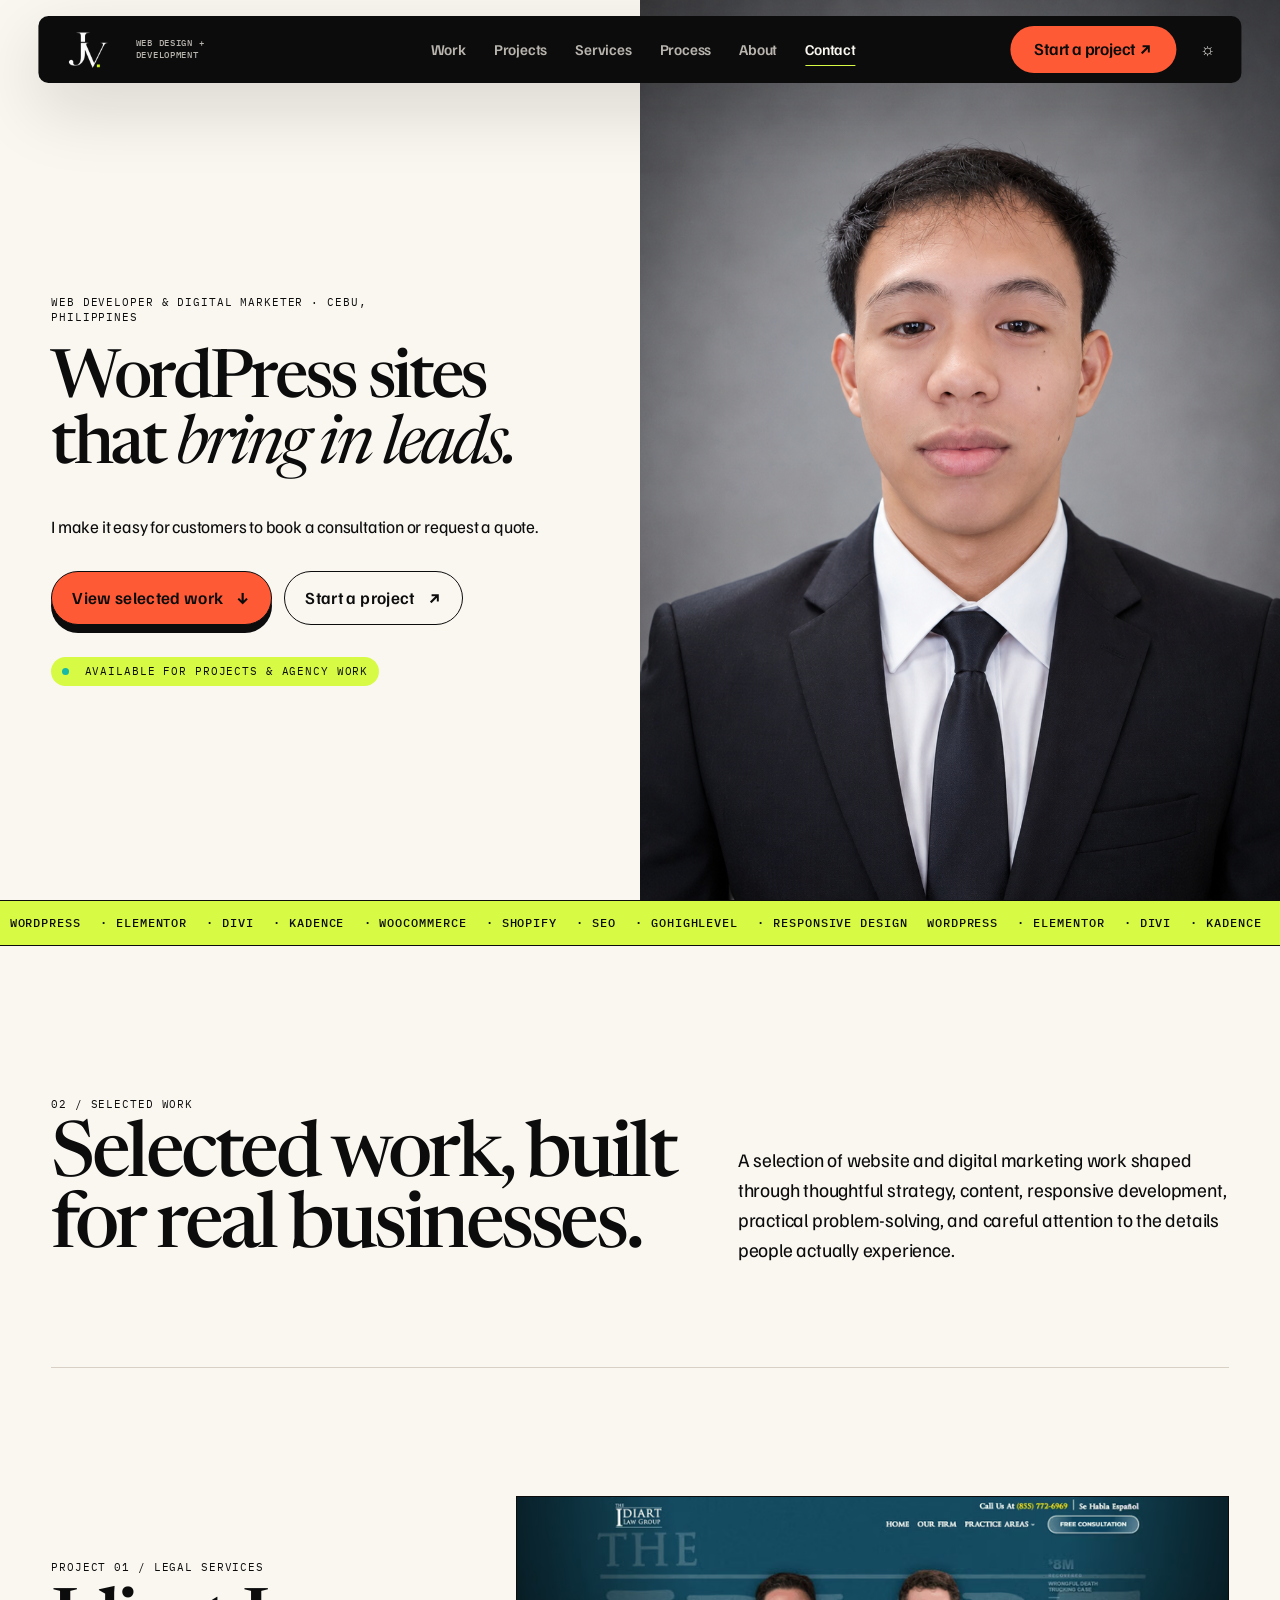
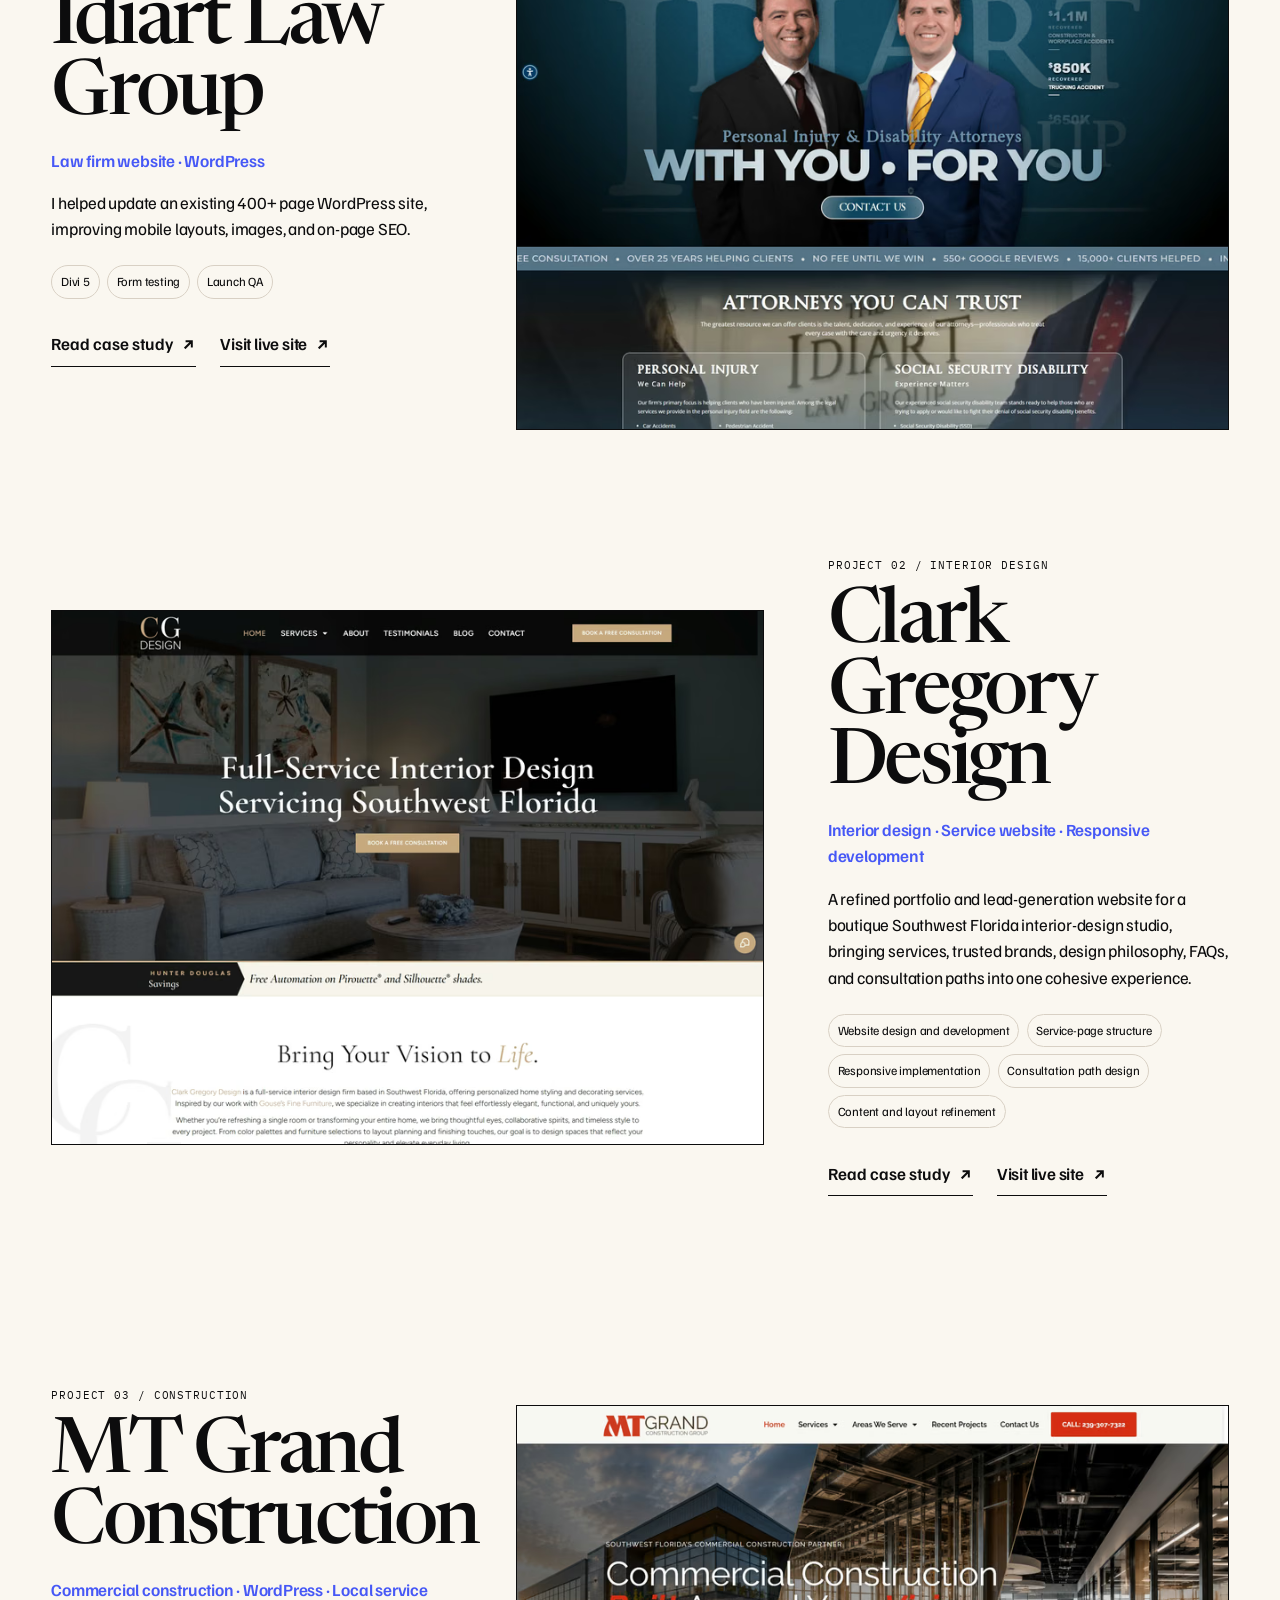
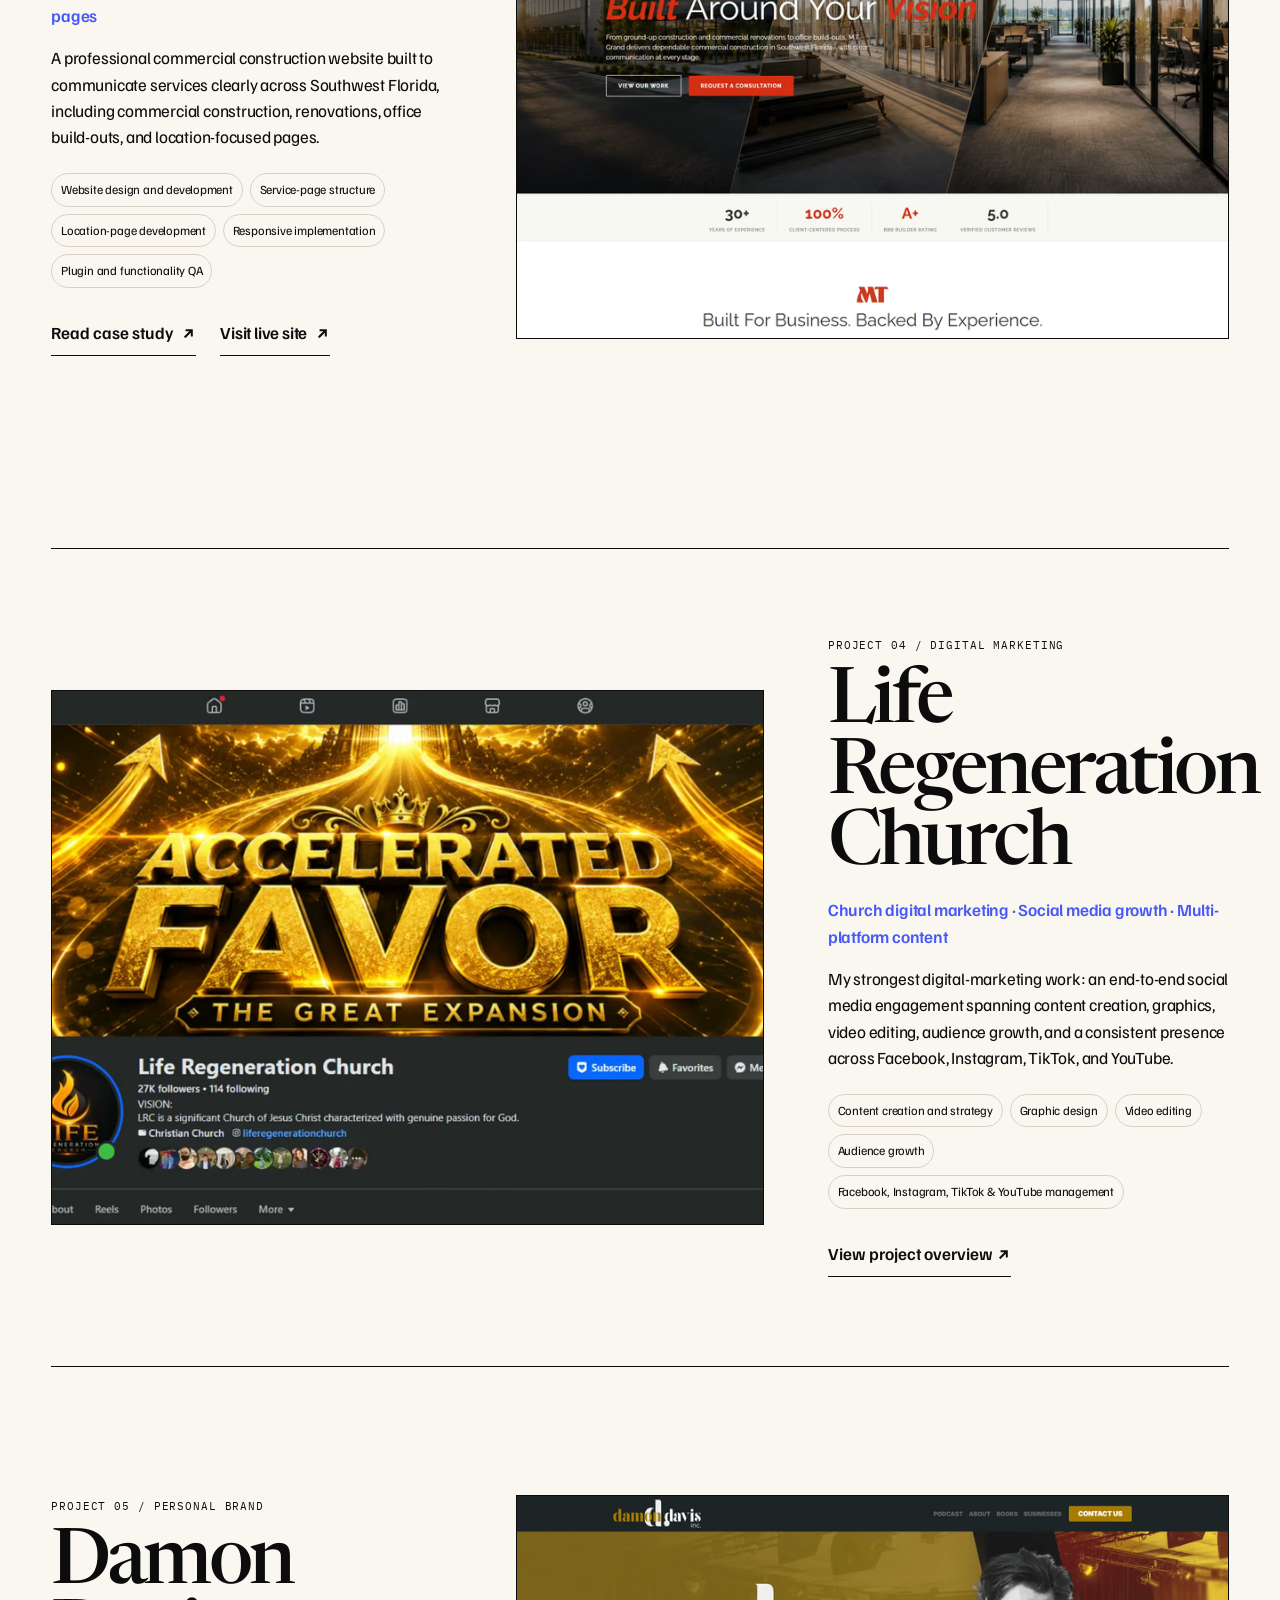
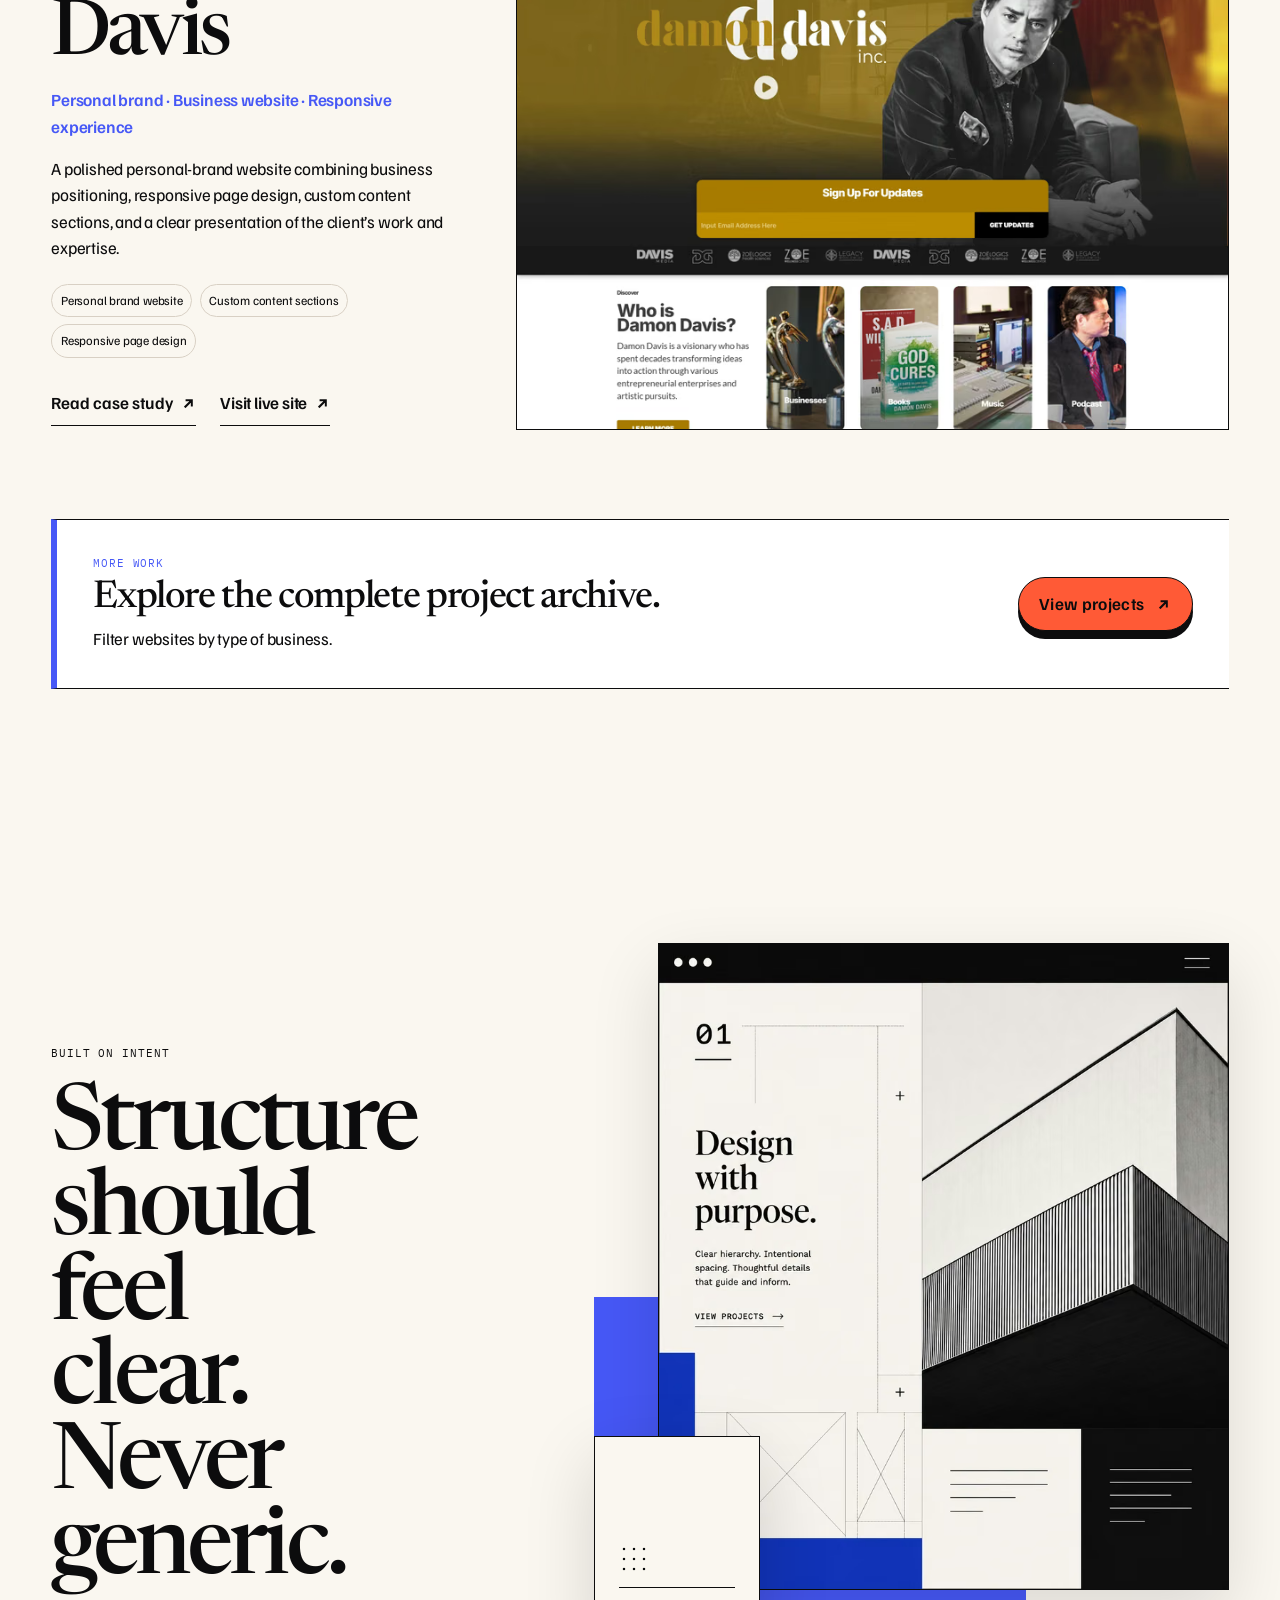
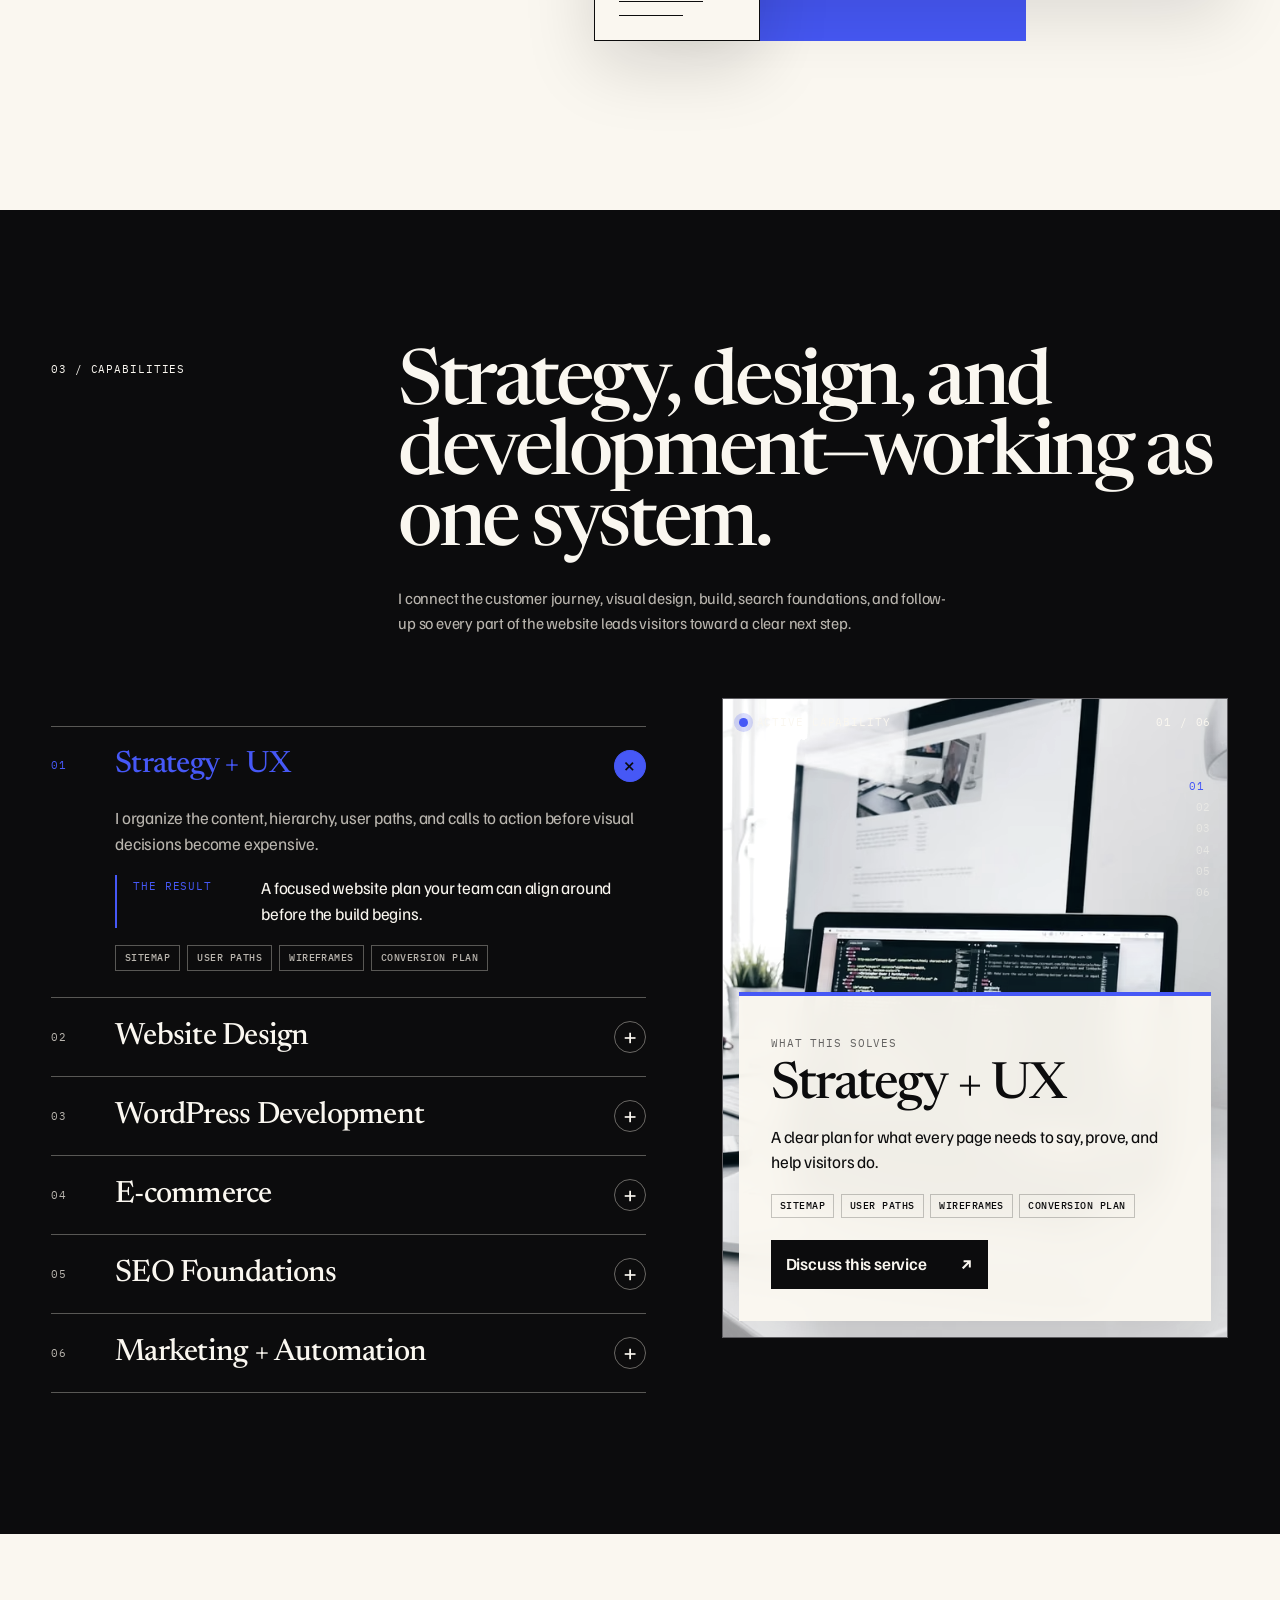
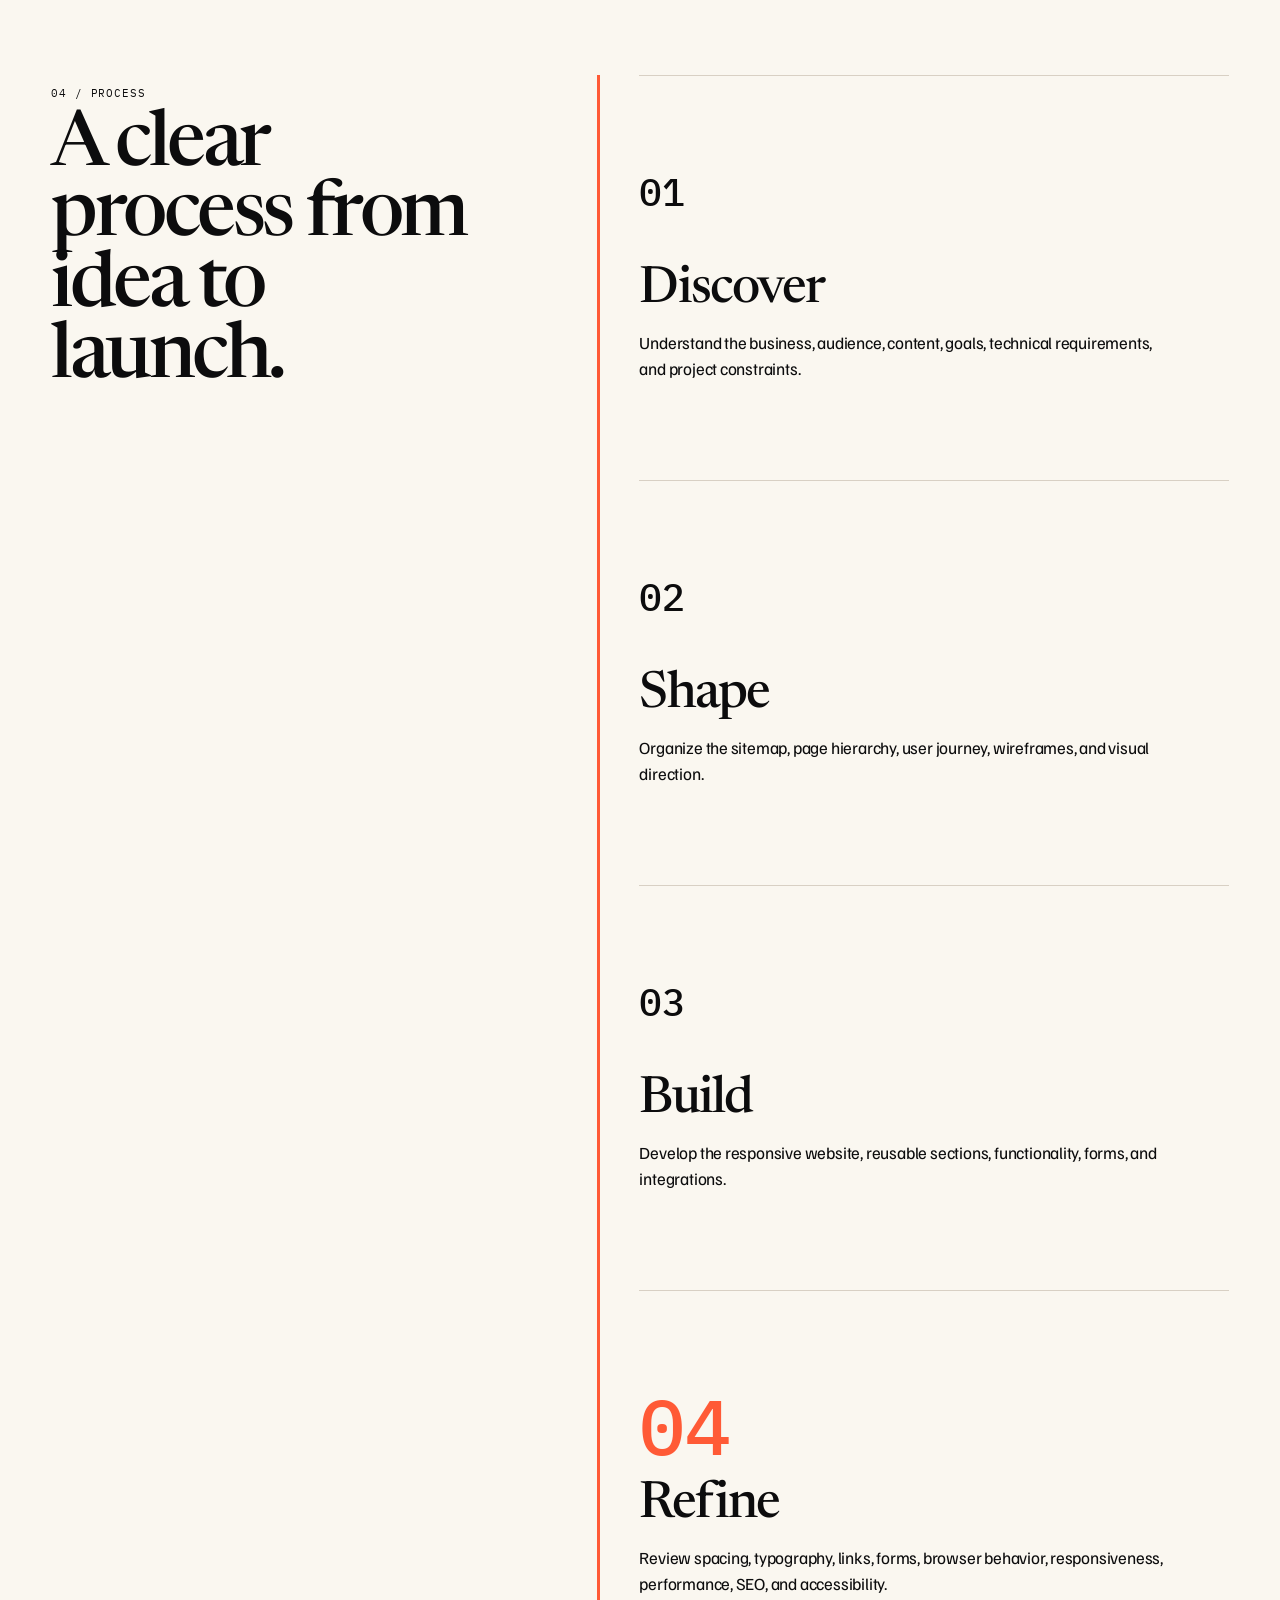
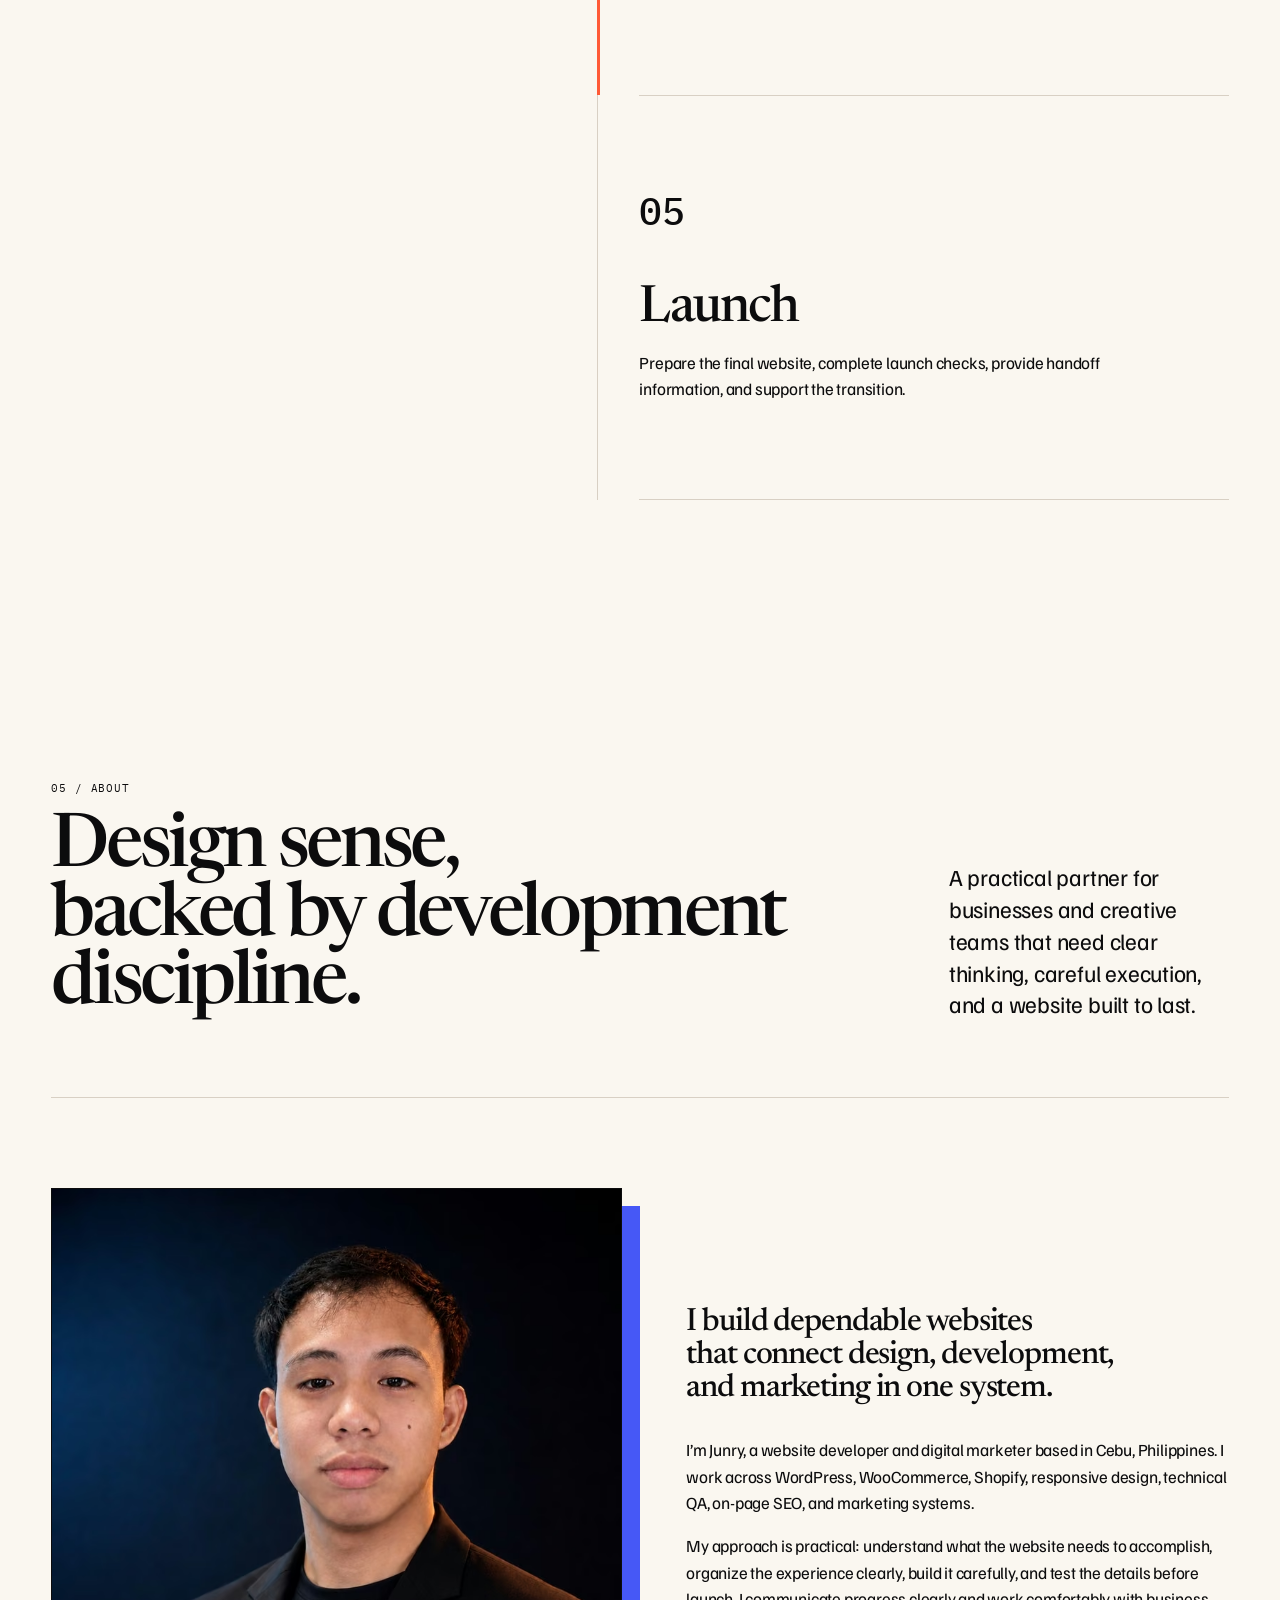
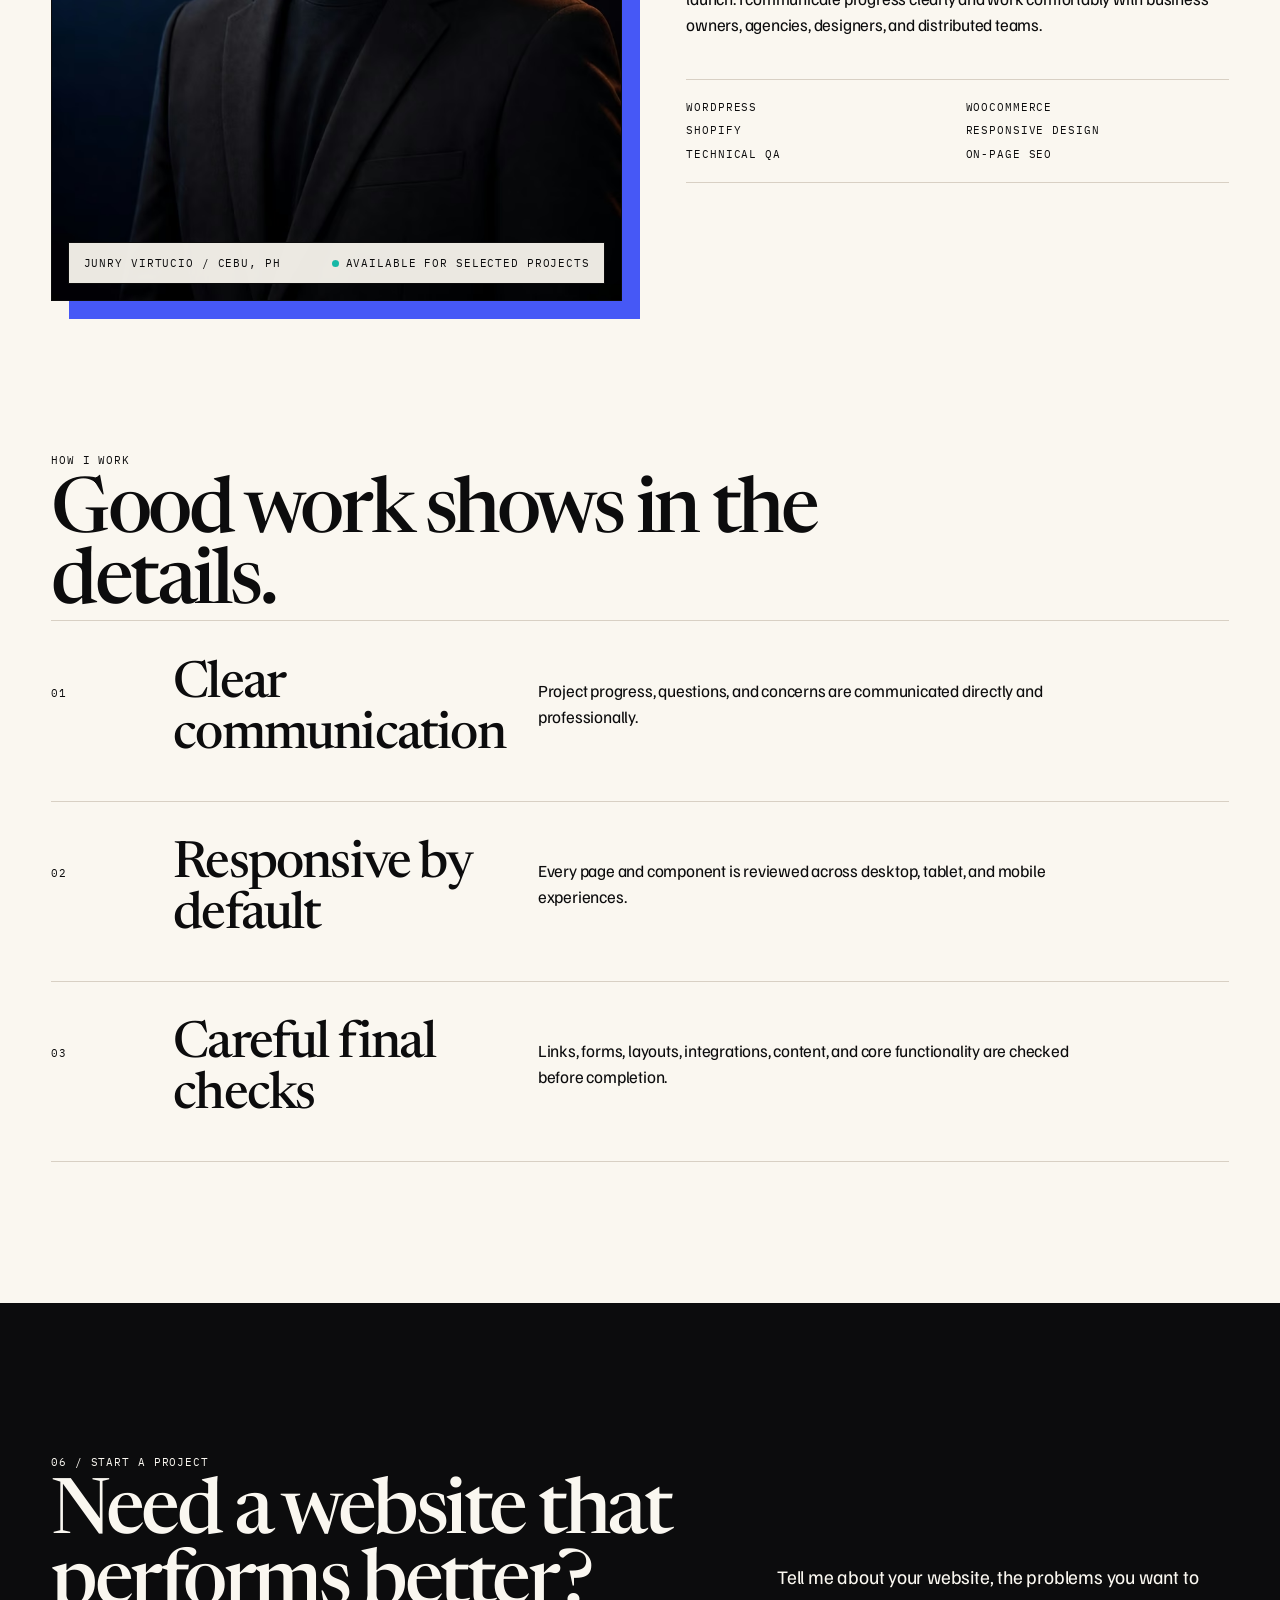
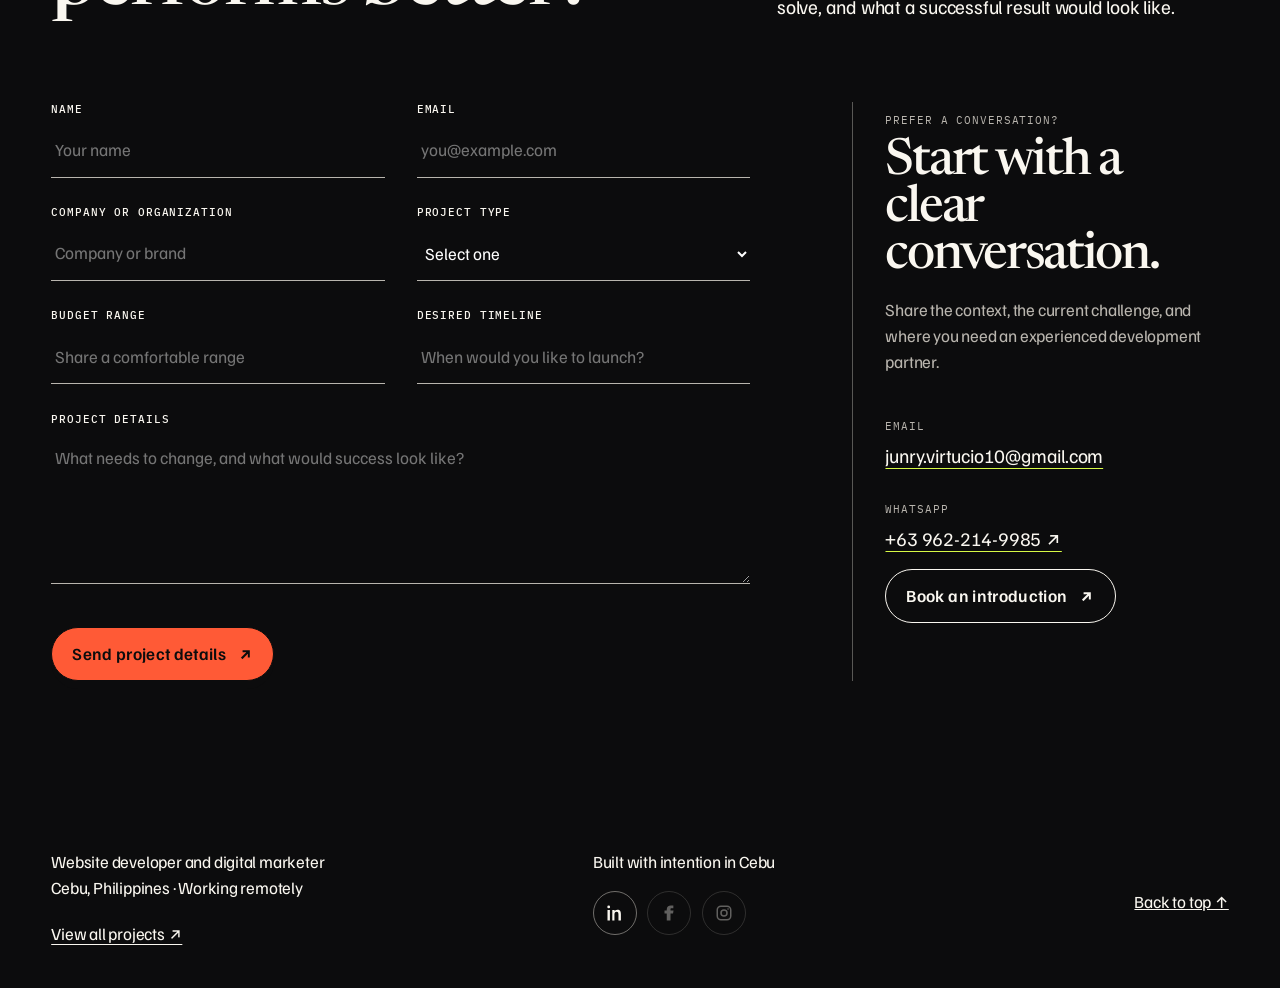
<file: index.html>
﻿<!doctype html>
<html lang="en">
<head>
  <meta charset="utf-8">
  <meta name="viewport" content="width=device-width, initial-scale=1">
  <script>try { const savedTheme = localStorage.getItem('junry-theme'); document.documentElement.dataset.theme = savedTheme || (matchMedia('(prefers-color-scheme: dark)').matches ? 'dark' : 'light'); } catch {} </script>
  <meta name="google-site-verification" content="nxlav-JCHsvYIQtSZTMugQ_X2jGi2PzGNa7b2y4HYU4">
  <meta name="description" content="Junry Virtucio is a website developer and digital marketer in Cebu, Philippines, building thoughtful WordPress, e-commerce, SEO, and responsive website experiences.">
  <meta name="theme-color" content="#faf7f0">
  <meta property="og:type" content="website">
  <meta property="og:locale" content="en_PH">
  <meta property="og:site_name" content="Junry Virtucio">
  <meta property="og:title" content="Junry Virtucio — Website Developer &amp; Digital Marketer">
  <meta property="og:description" content="Thoughtful WordPress, e-commerce, SEO, and responsive website experiences built in Cebu, Philippines.">
  <meta property="og:image" content="assets/images/workspace-hero.jpg">
  <meta property="og:image:width" content="1800">
  <meta property="og:image:height" content="2250">
  <meta property="og:image:alt" content="A minimal developer workspace displaying responsive digital interfaces.">
  <meta name="twitter:card" content="summary_large_image">
  <meta name="twitter:title" content="Junry Virtucio — Website Developer &amp; Digital Marketer">
  <meta name="twitter:description" content="Thoughtful WordPress, e-commerce, SEO, and responsive website experiences built in Cebu, Philippines."> 
  <meta name="twitter:image" content="assets/images/workspace-hero.jpg">
  <title>Junry Virtucio — Website Developer & Digital Marketer</title>
  <link rel="canonical" href="./">
  <link rel="icon" type="image/png" sizes="64x64" href="assets/images/favicon.png?v=2">
  <link rel="apple-touch-icon" sizes="180x180" href="assets/images/apple-touch-icon.png?v=2">
  <link rel="manifest" href="site.webmanifest">
  <link rel="preconnect" href="https://fonts.googleapis.com">
  <link rel="preconnect" href="https://fonts.gstatic.com" crossorigin>
  <link href="https://fonts.googleapis.com/css2?family=Familjen+Grotesk:ital,wght@0,400;0,500;0,600;1,400&family=IBM+Plex+Mono:wght@400;500&family=Newsreader:ital,opsz,wght@0,6..72,400;0,6..72,500;1,6..72,400;1,6..72,500&display=swap" rel="stylesheet">
  <link rel="stylesheet" href="styles.css?v=24">
</head>
<body data-page="home">
  <a class="skip-link" href="#main">Skip to main content</a>
  <div id="site-navigation-root"></div>

  <main id="main" tabindex="-1">
    <section class="hero" id="top" tabindex="-1" aria-labelledby="hero-title" data-od-id="hero">
      <div class="hero-grid">
        <div class="hero-copy">
          <p class="hero-eyebrow kicker">Web developer &amp; digital marketer · Cebu, Philippines</p>
          <h1 class="hero-title" id="hero-title" data-od-id="hero-heading">
            <span class="hero-line"><span>WordPress sites</span></span>
            <span class="hero-line"><span>that <em>bring in leads.</em></span></span>
          </h1>
          <p class="hero-support">I make it easy for customers to book a consultation or request a quote.</p>
          <div class="hero-actions">
            <a class="button button-primary" href="#work" data-od-id="hero-view-work">View selected work <span class="arrow">↓</span></a>
            <a class="button" href="#contact" data-od-id="hero-start-project">Start a project <span class="arrow">↗</span></a>
          </div>
          <p class="availability mono"><i class="status-dot" aria-hidden="true"></i>Available for projects &amp; agency work</p>
        </div>

        <figure class="hero-portrait" data-od-id="hero-visual">
          <img class="hero-portrait-default" src="assets/images/hero-portrait-default.png" width="1086" height="1448" fetchpriority="high" decoding="async" alt="Junry Virtucio wearing a black suit against a gray studio background.">
          <img class="hero-portrait-hover" src="assets/images/hero-portrait-glasses.png" width="1086" height="1448" decoding="async" alt="" aria-hidden="true">
        </figure>
      </div>
    </section>

    <section class="expertise" aria-label="Expertise" data-od-id="expertise-strip" tabindex="0">
      <div class="expertise-track">
        <ul class="expertise-list"><li>WORDPRESS</li><li>· ELEMENTOR</li><li>· DIVI</li><li>· KADENCE</li><li>· WOOCOMMERCE</li><li>· SHOPIFY</li><li>· SEO</li><li>· GOHIGHLEVEL</li><li>· RESPONSIVE DESIGN</li></ul>
        <ul class="expertise-list" aria-hidden="true"><li>WORDPRESS</li><li>· ELEMENTOR</li><li>· DIVI</li><li>· KADENCE</li><li>· WOOCOMMERCE</li><li>· SHOPIFY</li><li>· SEO</li><li>· GOHIGHLEVEL</li><li>· RESPONSIVE DESIGN</li></ul>
        <ul class="expertise-list" aria-hidden="true"><li>WORDPRESS</li><li>· ELEMENTOR</li><li>· DIVI</li><li>· KADENCE</li><li>· WOOCOMMERCE</li><li>· SHOPIFY</li><li>· SEO</li><li>· GOHIGHLEVEL</li><li>· RESPONSIVE DESIGN</li></ul>
        <ul class="expertise-list" aria-hidden="true"><li>WORDPRESS</li><li>· ELEMENTOR</li><li>· DIVI</li><li>· KADENCE</li><li>· WOOCOMMERCE</li><li>· SHOPIFY</li><li>· SEO</li><li>· GOHIGHLEVEL</li><li>· RESPONSIVE DESIGN</li></ul>
      </div>
    </section>

    <section class="section" id="work" tabindex="-1" aria-labelledby="work-title" data-od-id="selected-work">
      <div class="shell">
        <header class="work-header">
          <div><p class="kicker">02 / Selected work</p><h2 class="section-title" id="work-title" data-od-id="work-heading">Selected work, built for real businesses.</h2></div>
          <p class="section-intro">A selection of website and digital marketing work shaped through thoughtful strategy, content, responsive development, practical problem-solving, and careful attention to the details people actually experience.</p>
        </header>

        <article class="project project-a" data-od-id="project-idiart-law-group">
          <div class="project-info">
            <span class="project-no mono">PROJECT 01 / LEGAL SERVICES</span><h3 class="project-name">Idiart Law Group</h3>
            <p class="project-category">Law firm website · WordPress</p>
            <p class="project-description">I helped update an existing 400+ page WordPress site, improving mobile layouts, images, and on-page SEO.</p>
            <ul class="responsibilities"><li>Divi 5</li><li>Form testing</li><li>Launch QA</li></ul>
            <div class="project-actions">
              <button class="project-action" type="button" data-dialog-project="Idiart Law Group" data-project-url="https://www.idiartlaw.com/" aria-haspopup="dialog">Read case study <span aria-hidden="true">↗</span></button>
              <a class="project-action" href="https://www.idiartlaw.com/" target="_blank" rel="noopener" aria-label="Visit live site for Idiart Law Group (opens in a new tab)">Visit live site <span aria-hidden="true">↗</span></a>
            </div>
          </div>
          <button class="project-media" type="button" data-dialog-project="Idiart Law Group" data-project-url="https://www.idiartlaw.com/" aria-haspopup="dialog" aria-label="View the Idiart Law Group case study">
            <picture class="responsive-picture">
              <source type="image/avif" srcset="assets/optimized/projects/idiart-law-group-480.avif 480w, assets/optimized/projects/idiart-law-group-800.avif 800w, assets/optimized/projects/idiart-law-group-1200.avif 1200w, assets/optimized/projects/idiart-law-group-1600.avif 1600w, assets/optimized/projects/idiart-law-group-1920.avif 1920w" sizes="(max-width: 760px) 90vw, (max-width: 900px) 92vw, (max-width: 1100px) 46vw, (min-width: 1631px) 900px, 56vw">
              <img class="project-screenshot" src="assets/optimized/projects/idiart-law-group-1200.webp" srcset="assets/optimized/projects/idiart-law-group-480.webp 480w, assets/optimized/projects/idiart-law-group-800.webp 800w, assets/optimized/projects/idiart-law-group-1200.webp 1200w, assets/optimized/projects/idiart-law-group-1600.webp 1600w, assets/optimized/projects/idiart-law-group-1920.webp 1920w" sizes="(max-width: 760px) 90vw, (max-width: 900px) 92vw, (max-width: 1100px) 46vw, (min-width: 1631px) 900px, 56vw" width="1920" height="1440" loading="lazy" decoding="async" alt="Idiart Law Group homepage presenting its personal injury and disability services.">
            </picture><span class="view-cursor">VIEW CASE STUDY ↗</span>
          </button>
        </article>

        <article class="project project-b" data-od-id="project-clark-gregory-design">
          <div class="project-info">
            <span class="project-no mono">PROJECT 02 / INTERIOR DESIGN</span><h3 class="project-name">Clark Gregory Design</h3>
            <p class="project-category">Interior design · Service website · Responsive development</p>
            <p class="project-description">A refined portfolio and lead-generation website for a boutique Southwest Florida interior-design studio, bringing services, trusted brands, design philosophy, FAQs, and consultation paths into one cohesive experience.</p>
            <ul class="responsibilities"><li>Website design and development</li><li>Service-page structure</li><li>Responsive implementation</li><li>Consultation path design</li><li>Content and layout refinement</li></ul>
            <div class="project-actions">
              <button class="project-action" type="button" data-dialog-project="Clark Gregory Design" data-project-url="https://www.clarkgregorydesign.com/" aria-haspopup="dialog">Read case study <span aria-hidden="true">↗</span></button>
              <a class="project-action" href="https://www.clarkgregorydesign.com/" target="_blank" rel="noopener" aria-label="Visit live site for Clark Gregory Design (opens in a new tab)">Visit live site <span aria-hidden="true">↗</span></a>
            </div>
          </div>
          <button class="project-media" type="button" data-dialog-project="Clark Gregory Design" data-project-url="https://www.clarkgregorydesign.com/" aria-haspopup="dialog" aria-label="View the Clark Gregory Design case study">
            <picture class="responsive-picture">
              <source type="image/avif" srcset="assets/optimized/projects/clark-gregory-design-480.avif 480w, assets/optimized/projects/clark-gregory-design-800.avif 800w, assets/optimized/projects/clark-gregory-design-1200.avif 1200w, assets/optimized/projects/clark-gregory-design-1600.avif 1600w, assets/optimized/projects/clark-gregory-design-1920.avif 1920w" sizes="(max-width: 760px) 90vw, (max-width: 900px) 92vw, (max-width: 1100px) 46vw, (min-width: 1631px) 900px, 56vw">
              <img class="project-screenshot" src="assets/optimized/projects/clark-gregory-design-1200.webp" srcset="assets/optimized/projects/clark-gregory-design-480.webp 480w, assets/optimized/projects/clark-gregory-design-800.webp 800w, assets/optimized/projects/clark-gregory-design-1200.webp 1200w, assets/optimized/projects/clark-gregory-design-1600.webp 1600w, assets/optimized/projects/clark-gregory-design-1920.webp 1920w" sizes="(max-width: 760px) 90vw, (max-width: 900px) 92vw, (max-width: 1100px) 46vw, (min-width: 1631px) 900px, 56vw" width="1920" height="1440" loading="lazy" decoding="async" alt="Clark Gregory Design website homepage showing interior-design services and residential project imagery.">
            </picture><span class="view-cursor">VIEW CASE STUDY ↗</span>
          </button>
        </article>

        <article class="project project-c" data-od-id="project-mt-grand-construction">
          <div class="project-info">
            <span class="project-no mono">PROJECT 03 / CONSTRUCTION</span><h3 class="project-name">MT Grand Construction</h3>
            <p class="project-category">Commercial construction · WordPress · Local service pages</p>
            <p class="project-description">A professional commercial construction website built to communicate services clearly across Southwest Florida, including commercial construction, renovations, office build-outs, and location-focused pages.</p>
            <ul class="responsibilities"><li>Website design and development</li><li>Service-page structure</li><li>Location-page development</li><li>Responsive implementation</li><li>Plugin and functionality QA</li></ul>
            <div class="project-actions">
              <button class="project-action" type="button" data-dialog-project="MT Grand Construction" data-project-url="https://mtgrandconstruction.com/" aria-haspopup="dialog">Read case study <span aria-hidden="true">↗</span></button>
              <a class="project-action" href="https://mtgrandconstruction.com/" target="_blank" rel="noopener" aria-label="Visit live site for MT Grand Construction (opens in a new tab)">Visit live site <span aria-hidden="true">↗</span></a>
            </div>
          </div>
          <button class="project-media" type="button" data-dialog-project="MT Grand Construction" data-project-url="https://mtgrandconstruction.com/" aria-haspopup="dialog" aria-label="View the MT Grand Construction case study">
            <picture class="responsive-picture">
              <source type="image/avif" srcset="assets/optimized/projects/mt-grand-construction-480.avif 480w, assets/optimized/projects/mt-grand-construction-800.avif 800w, assets/optimized/projects/mt-grand-construction-1200.avif 1200w, assets/optimized/projects/mt-grand-construction-1600.avif 1600w, assets/optimized/projects/mt-grand-construction-1920.avif 1920w" sizes="(max-width: 760px) 90vw, (max-width: 900px) 92vw, (max-width: 1100px) 46vw, (min-width: 1631px) 900px, 56vw">
              <img class="project-screenshot" src="assets/optimized/projects/mt-grand-construction-1200.webp" srcset="assets/optimized/projects/mt-grand-construction-480.webp 480w, assets/optimized/projects/mt-grand-construction-800.webp 800w, assets/optimized/projects/mt-grand-construction-1200.webp 1200w, assets/optimized/projects/mt-grand-construction-1600.webp 1600w, assets/optimized/projects/mt-grand-construction-1920.webp 1920w" sizes="(max-width: 760px) 90vw, (max-width: 900px) 92vw, (max-width: 1100px) 46vw, (min-width: 1631px) 900px, 56vw" width="1920" height="1440" loading="lazy" decoding="async" alt="MT Grand Construction website homepage presenting commercial construction services, projects, and service areas.">
            </picture><span class="view-cursor">VIEW CASE STUDY ↗</span>
          </button>
        </article>

        <article class="project project-d" data-od-id="project-life-regeneration-church">
          <div class="project-info">
            <span class="project-no mono">PROJECT 04 / DIGITAL MARKETING</span><h3 class="project-name">Life Regeneration Church</h3>
            <p class="project-category">Church digital marketing · Social media growth · Multi-platform content</p>
            <p class="project-description">My strongest digital-marketing work: an end-to-end social media engagement spanning content creation, graphics, video editing, audience growth, and a consistent presence across Facebook, Instagram, TikTok, and YouTube.</p>
            <ul class="responsibilities"><li>Content creation and strategy</li><li>Graphic design</li><li>Video editing</li><li>Audience growth</li><li>Facebook, Instagram, TikTok &amp; YouTube management</li></ul>
            <button class="project-action" type="button" data-dialog-project="Life Regeneration Church" data-project-url="" aria-haspopup="dialog">View project overview ↗</button>
          </div>
          <button class="project-media" type="button" data-dialog-project="Life Regeneration Church" data-project-url="" aria-haspopup="dialog" aria-label="View the Life Regeneration Church project overview">
            <picture class="responsive-picture">
              <source type="image/avif" srcset="assets/optimized/projects/life-regeneration-church-480.avif 480w, assets/optimized/projects/life-regeneration-church-800.avif 800w, assets/optimized/projects/life-regeneration-church-1200.avif 1200w" sizes="(max-width: 760px) 90vw, (max-width: 900px) 92vw, (max-width: 1100px) 46vw, (min-width: 1631px) 900px, 56vw">
              <img class="project-screenshot" src="assets/optimized/projects/life-regeneration-church-1200.webp" srcset="assets/optimized/projects/life-regeneration-church-480.webp 480w, assets/optimized/projects/life-regeneration-church-800.webp 800w, assets/optimized/projects/life-regeneration-church-1200.webp 1200w" sizes="(max-width: 760px) 90vw, (max-width: 900px) 92vw, (max-width: 1100px) 46vw, (min-width: 1631px) 900px, 56vw" width="1200" height="900" loading="lazy" decoding="async" alt="Life Regeneration Church Facebook page featuring its golden Accelerated Favor campaign artwork and church profile.">
            </picture><span class="view-cursor">VIEW PROJECT ↗</span>
          </button>
        </article>

        <article class="project project-e" data-od-id="project-damon-davis">
          <div class="project-info">
            <span class="project-no mono">PROJECT 05 / PERSONAL BRAND</span><h3 class="project-name">Damon Davis</h3>
            <p class="project-category">Personal brand · Business website · Responsive experience</p>
            <p class="project-description">A polished personal-brand website combining business positioning, responsive page design, custom content sections, and a clear presentation of the client’s work and expertise.</p>
            <ul class="responsibilities"><li>Personal brand website</li><li>Custom content sections</li><li>Responsive page design</li></ul>
            <div class="project-actions">
              <button class="project-action" type="button" data-dialog-project="Damon Davis" data-project-url="https://damondavis.com/" aria-haspopup="dialog">Read case study <span aria-hidden="true">↗</span></button>
              <a class="project-action" href="https://damondavis.com/" target="_blank" rel="noopener" aria-label="Visit live site for Damon Davis (opens in a new tab)">Visit live site <span aria-hidden="true">↗</span></a>
            </div>
          </div>
          <button class="project-media" type="button" data-dialog-project="Damon Davis" data-project-url="https://damondavis.com/" aria-haspopup="dialog" aria-label="View the Damon Davis case study">
            <picture class="responsive-picture">
              <source type="image/avif" srcset="assets/optimized/projects/damon-davis-480.avif 480w, assets/optimized/projects/damon-davis-800.avif 800w, assets/optimized/projects/damon-davis-1200.avif 1200w, assets/optimized/projects/damon-davis-1600.avif 1600w, assets/optimized/projects/damon-davis-1920.avif 1920w" sizes="(max-width: 760px) 90vw, (max-width: 900px) 92vw, (max-width: 1100px) 46vw, (min-width: 1631px) 900px, 56vw">
              <img class="project-screenshot" src="assets/optimized/projects/damon-davis-1200.webp" srcset="assets/optimized/projects/damon-davis-480.webp 480w, assets/optimized/projects/damon-davis-800.webp 800w, assets/optimized/projects/damon-davis-1200.webp 1200w, assets/optimized/projects/damon-davis-1600.webp 1600w, assets/optimized/projects/damon-davis-1920.webp 1920w" sizes="(max-width: 760px) 90vw, (max-width: 900px) 92vw, (max-width: 1100px) 46vw, (min-width: 1631px) 900px, 56vw" width="1920" height="1440" loading="lazy" decoding="async" alt="Damon Davis website homepage presenting his businesses, books, music, podcast, and contact information.">
            </picture><span class="view-cursor">VIEW CASE STUDY ↗</span>
          </button>
        </article>

        <div class="work-archive-cta">
          <div class="work-archive-copy">
            <p class="kicker">More work</p>
            <h3>Explore the complete project archive.</h3>
            <p>Filter websites by type of business.</p>
          </div>
          <a class="button button-primary work-archive-link" href="projects.html">View projects <span class="arrow" aria-hidden="true">↗</span></a>
        </div>
      </div>
    </section>

    <section class="interlude" aria-labelledby="interlude-title" data-od-id="photographic-interlude">
      <div class="shell interlude-grid">
        <div class="interlude-copy">
          <p class="kicker">Built on intent</p>
          <h2 class="section-title" id="interlude-title">
            <span>Structure</span>
            <span>should feel</span>
            <span>clear.</span>
            <span>Never</span>
            <span>generic.</span>
          </h2>
        </div>
        <div class="interlude-visual">
          <figure class="interlude-figure"><picture class="responsive-picture">
            <source type="image/avif" srcset="assets/optimized/structure-purpose-visual-480.avif 480w, assets/optimized/structure-purpose-visual-800.avif 800w, assets/optimized/structure-purpose-visual-1178.avif 1178w" sizes="(max-width: 760px) 90vw, (max-width: 900px) 680px, 55vw">
            <img src="assets/optimized/structure-purpose-visual-800.webp" srcset="assets/optimized/structure-purpose-visual-480.webp 480w, assets/optimized/structure-purpose-visual-800.webp 800w, assets/optimized/structure-purpose-visual-1178.webp 1178w" sizes="(max-width: 760px) 90vw, (max-width: 900px) 680px, 55vw" width="1178" height="1335" loading="lazy" decoding="async" alt="Editorial website composition combining wireframe structure, purposeful typography, cobalt accents, and black-and-white architecture.">
          </picture></figure>
          <div class="interlude-note" aria-hidden="true"><span class="note-dots"></span><span class="note-rule note-rule-long"></span><span class="note-rule"></span><span class="note-rule note-rule-short"></span></div>
        </div>
      </div>
    </section>

    <section class="section ink-section" id="services" tabindex="-1" aria-labelledby="services-title" data-od-id="services">
      <div class="shell">
        <header class="services-head">
          <p class="kicker">03 / Capabilities</p>
          <div class="services-lead">
            <h2 class="section-title" id="services-title" data-od-id="services-heading">Strategy, design, and development—working as one system.</h2>
            <p>I connect the customer journey, visual design, build, search foundations, and follow-up so every part of the website leads visitors toward a clear next step.</p>
          </div>
        </header>
        <div class="services-grid">
          <div class="service-list">
            <div class="service" data-service="Strategy + UX" data-service-index="01" data-service-accent="cobalt" data-service-outcome="A clear plan for what every page needs to say, prove, and help visitors do." data-service-outputs="Sitemap|User paths|Wireframes|Conversion plan">
              <h3 class="service-heading">
                <button class="service-button" id="service-button-1" type="button" aria-expanded="true" aria-controls="service-panel-1"><span class="mono" aria-hidden="true">01</span><span class="service-name">Strategy + UX</span><span class="service-plus" aria-hidden="true">+</span></button>
              </h3>
              <div class="service-panel" id="service-panel-1" role="region" aria-labelledby="service-button-1" aria-hidden="false"><div><p>I organize the content, hierarchy, user paths, and calls to action before visual decisions become expensive.</p><p class="service-result"><span class="mono">THE RESULT</span>A focused website plan your team can align around before the build begins.</p><ul class="service-output-list" aria-label="Strategy and UX deliverables"><li>Sitemap</li><li>User paths</li><li>Wireframes</li><li>Conversion plan</li></ul></div></div>
            </div>
            <div class="service" data-service="Website Design" data-service-index="02" data-service-accent="coral" data-service-outcome="A distinctive interface that makes the business easier to understand and trust." data-service-outputs="Visual direction|Responsive layouts|Design system|Interaction states">
              <h3 class="service-heading">
                <button class="service-button" id="service-button-2" type="button" aria-expanded="false" aria-controls="service-panel-2"><span class="mono" aria-hidden="true">02</span><span class="service-name">Website Design</span><span class="service-plus" aria-hidden="true">+</span></button>
              </h3>
              <div class="service-panel" id="service-panel-2" role="region" aria-labelledby="service-button-2" aria-hidden="true" inert><div><p>I shape a responsive visual system around your brand, content, audience, and the actions the website needs to support.</p><p class="service-result"><span class="mono">THE RESULT</span>A memorable, practical design that stays coherent on every screen size.</p><ul class="service-output-list" aria-label="Website design deliverables"><li>Visual direction</li><li>Responsive layouts</li><li>Design system</li><li>Interaction states</li></ul></div></div>
            </div>
            <div class="service" data-service="WordPress Development" data-service-index="03" data-service-accent="acid" data-service-outcome="A fast, maintainable WordPress build your team can confidently operate." data-service-outputs="Custom build|CMS setup|Integrations|Launch QA">
              <h3 class="service-heading">
                <button class="service-button" id="service-button-3" type="button" aria-expanded="false" aria-controls="service-panel-3"><span class="mono" aria-hidden="true">03</span><span class="service-name">WordPress Development</span><span class="service-plus" aria-hidden="true">+</span></button>
              </h3>
              <div class="service-panel" id="service-panel-3" role="region" aria-labelledby="service-button-3" aria-hidden="true" inert><div><p>I build and refine WordPress websites using Elementor, Divi, Kadence, Gutenberg, WooCommerce, custom CSS, and practical integrations.</p><p class="service-result"><span class="mono">THE RESULT</span>A dependable site that is responsive, editable, tested, and ready for real use.</p><ul class="service-output-list" aria-label="WordPress development deliverables"><li>Custom build</li><li>CMS setup</li><li>Integrations</li><li>Launch QA</li></ul></div></div>
            </div>
            <div class="service" data-service="E-commerce" data-service-index="04" data-service-accent="teal" data-service-outcome="A buying journey that makes products easier to find, trust, and purchase." data-service-outputs="Product templates|Cart + checkout|Promotions|Mobile commerce">
              <h3 class="service-heading">
                <button class="service-button" id="service-button-4" type="button" aria-expanded="false" aria-controls="service-panel-4"><span class="mono" aria-hidden="true">04</span><span class="service-name">E-commerce</span><span class="service-plus" aria-hidden="true">+</span></button>
              </h3>
              <div class="service-panel" id="service-panel-4" role="region" aria-labelledby="service-button-4" aria-hidden="true" inert><div><p>I improve WooCommerce and Shopify experiences across product discovery, merchandising, promotions, cart, checkout, and mobile behavior.</p><p class="service-result"><span class="mono">THE RESULT</span>A clearer storefront that removes friction between product interest and purchase.</p><ul class="service-output-list" aria-label="E-commerce deliverables"><li>Product templates</li><li>Cart + checkout</li><li>Promotions</li><li>Mobile commerce</li></ul></div></div>
            </div>
            <div class="service" data-service="SEO Foundations" data-service-index="05" data-service-accent="cobalt" data-service-outcome="A technically sound foundation that helps search engines understand every page." data-service-outputs="Metadata|Heading system|Internal links|Image optimization">
              <h3 class="service-heading">
                <button class="service-button" id="service-button-5" type="button" aria-expanded="false" aria-controls="service-panel-5"><span class="mono" aria-hidden="true">05</span><span class="service-name">SEO Foundations</span><span class="service-plus" aria-hidden="true">+</span></button>
              </h3>
              <div class="service-panel" id="service-panel-5" role="region" aria-labelledby="service-button-5" aria-hidden="true" inert><div><p>I implement practical on-page SEO through structure, titles, descriptions, headings, internal links, image optimization, and mobile checks.</p><p class="service-result"><span class="mono">THE RESULT</span>A search-ready site with clean signals, useful structure, and fewer technical gaps.</p><ul class="service-output-list" aria-label="SEO foundation deliverables"><li>Metadata</li><li>Heading system</li><li>Internal links</li><li>Image optimization</li></ul></div></div>
            </div>
            <div class="service" data-service="Marketing + Automation" data-service-index="06" data-service-accent="coral" data-service-outcome="A connected follow-up system that turns website attention into trackable next steps." data-service-outputs="Landing pages|Forms + CRM|Email flows|Analytics">
              <h3 class="service-heading">
                <button class="service-button" id="service-button-6" type="button" aria-expanded="false" aria-controls="service-panel-6"><span class="mono" aria-hidden="true">06</span><span class="service-name">Marketing + Automation</span><span class="service-plus" aria-hidden="true">+</span></button>
              </h3>
              <div class="service-panel" id="service-panel-6" role="region" aria-labelledby="service-button-6" aria-hidden="true" inert><div><p>I connect landing pages, email marketing, GoHighLevel, forms, CRM workflows, automations, and analytics to the website experience.</p><p class="service-result"><span class="mono">THE RESULT</span>A practical system for capturing interest, following up, and seeing what happens next.</p><ul class="service-output-list" aria-label="Marketing and automation deliverables"><li>Landing pages</li><li>Forms + CRM</li><li>Email flows</li><li>Analytics</li></ul></div></div>
            </div>
          </div>
          <aside class="service-preview" data-od-id="services-preview">
            <picture class="responsive-picture">
              <source type="image/avif" srcset="assets/optimized/services-workspace-480.avif 480w, assets/optimized/services-workspace-800.avif 800w, assets/optimized/services-workspace-1200.avif 1200w, assets/optimized/services-workspace-1600.avif 1600w" sizes="(max-width: 760px) 720px, (max-width: 900px) 92vw, 900px">
              <img src="assets/optimized/services-workspace-800.webp" srcset="assets/optimized/services-workspace-480.webp 480w, assets/optimized/services-workspace-800.webp 800w, assets/optimized/services-workspace-1200.webp 1200w, assets/optimized/services-workspace-1600.webp 1600w" sizes="(max-width: 760px) 720px, (max-width: 900px) 92vw, 900px" width="1800" height="1198" loading="lazy" decoding="async" alt="Developer workspace with code displayed on a desktop monitor.">
            </picture>
            <div class="preview-grid" aria-hidden="true"></div>
            <div class="preview-status mono"><span><i aria-hidden="true"></i>ACTIVE CAPABILITY</span><span id="preview-index">01 / 06</span></div>
            <ol class="preview-service-index mono" aria-hidden="true"><li class="is-active">01</li><li>02</li><li>03</li><li>04</li><li>05</li><li>06</li></ol>
            <div class="preview-overlay">
              <span class="mono">WHAT THIS SOLVES</span>
              <strong id="preview-title">Strategy + UX</strong>
              <p id="preview-outcome">A clear plan for what every page needs to say, prove, and help visitors do.</p>
              <div class="preview-outputs" id="preview-outputs"><span>Sitemap</span><span>User paths</span><span>Wireframes</span><span>Conversion plan</span></div>
              <a class="service-preview-cta" href="#contact">Discuss this service <span aria-hidden="true">↗</span></a>
            </div>
            <p class="sr-only" id="preview-announcement" aria-live="polite"></p>
          </aside>
        </div>
      </div>
    </section>

    <section class="section" id="process" tabindex="-1" aria-labelledby="process-title" data-od-id="process">
      <div class="shell process-grid">
        <header class="process-sticky"><p class="kicker">04 / Process</p><h2 class="section-title" id="process-title" data-od-id="process-heading">A clear process from idea to launch.</h2></header>
        <div class="process-list" id="process-list">
          <div class="process-track" aria-hidden="true"><div class="process-progress"></div></div>
          <article class="process-step"><span class="process-number">01</span><h3>Discover</h3><p>Understand the business, audience, content, goals, technical requirements, and project constraints.</p></article>
          <article class="process-step"><span class="process-number">02</span><h3>Shape</h3><p>Organize the sitemap, page hierarchy, user journey, wireframes, and visual direction.</p></article>
          <article class="process-step"><span class="process-number">03</span><h3>Build</h3><p>Develop the responsive website, reusable sections, functionality, forms, and integrations.</p></article>
          <article class="process-step"><span class="process-number">04</span><h3>Refine</h3><p>Review spacing, typography, links, forms, browser behavior, responsiveness, performance, SEO, and accessibility.</p></article>
          <article class="process-step"><span class="process-number">05</span><h3>Launch</h3><p>Prepare the final website, complete launch checks, provide handoff information, and support the transition.</p></article>
        </div>
      </div>
    </section>

    <section class="section" id="about" tabindex="-1" aria-labelledby="about-title" data-od-id="about">
      <div class="shell">
        <header class="about-header">
          <div class="about-heading">
            <p class="kicker">05 / About</p>
            <h2 class="section-title" id="about-title" data-od-id="about-heading">
              <span>Design sense,</span>
              <span>backed by development</span>
              <span>discipline.</span>
            </h2>
          </div>
          <p class="about-lead">A practical partner for businesses and creative teams that need clear thinking, careful execution, and a website built to last.</p>
        </header>
        <div class="about-layout">
          <figure class="about-portrait">
            <picture class="responsive-picture">
              <source type="image/avif" srcset="assets/optimized/junry-portrait-400.avif 400w, assets/optimized/junry-portrait-800.avif 800w, assets/optimized/junry-portrait-1120.avif 1120w" sizes="(max-width: 760px) 90vw, (max-width: 900px) 600px, 45vw">
              <img src="assets/optimized/junry-portrait-800.webp" srcset="assets/optimized/junry-portrait-400.webp 400w, assets/optimized/junry-portrait-800.webp 800w, assets/optimized/junry-portrait-1120.webp 1120w" sizes="(max-width: 760px) 90vw, (max-width: 900px) 600px, 45vw" width="1122" height="1402" loading="lazy" decoding="async" alt="Portrait of Junry Virtucio wearing a black blazer against a dark studio background.">
            </picture>
            <figcaption class="portrait-caption"><span class="mono">JUNRY VIRTUCIO / CEBU, PH</span><span class="mono"><i class="status-dot" aria-hidden="true"></i>AVAILABLE FOR SELECTED PROJECTS</span></figcaption>
          </figure>
          <div class="about-details">
            <p class="about-deck"><span>I build dependable websites</span><span>that connect design, development,</span><span>and marketing in one system.</span></p>
            <p>I’m Junry, a website developer and digital marketer based in Cebu, Philippines. I work across WordPress, WooCommerce, Shopify, responsive design, technical QA, on-page SEO, and marketing systems.</p>
            <p>My approach is practical: understand what the website needs to accomplish, organize the experience clearly, build it carefully, and test the details before launch. I communicate progress clearly and work comfortably with business owners, agencies, designers, and distributed teams.</p>
            <div class="capability-index mono"><span>WORDPRESS</span><span>WOOCOMMERCE</span><span>SHOPIFY</span><span>RESPONSIVE DESIGN</span><span>TECHNICAL QA</span><span>ON-PAGE SEO</span></div>
          </div>
        </div>
      </div>
    </section>

    <section class="section principles" aria-labelledby="principles-title" data-od-id="working-principles">
      <div class="shell">
        <p class="kicker">How I work</p><h2 class="section-title" id="principles-title">Good work shows in the details.</h2>
        <article class="principle" data-od-id="principle-clear-communication"><span class="mono">01</span><h3>Clear communication</h3><p>Project progress, questions, and concerns are communicated directly and professionally.</p></article>
        <article class="principle" data-od-id="principle-responsive-default"><span class="mono">02</span><h3>Responsive by default</h3><p>Every page and component is reviewed across desktop, tablet, and mobile experiences.</p></article>
        <article class="principle" data-od-id="principle-final-checks"><span class="mono">03</span><h3>Careful final checks</h3><p>Links, forms, layouts, integrations, content, and core functionality are checked before completion.</p></article>
      </div>
    </section>

    <section class="section ink-section" id="contact" tabindex="-1" aria-labelledby="contact-title" data-od-id="contact">
      <div class="shell">
        <header class="contact-head">
          <div><p class="kicker">06 / Start a project</p><h2 class="section-title" id="contact-title" data-od-id="contact-heading">Need a website that performs better?</h2></div>
          <p class="section-intro">Tell me about your website, the problems you want to solve, and what a successful result would look like.</p>
        </header>
        <div class="contact-grid">
          <form class="contact-form" id="project-form" action="https://formsubmit.co/junry.virtucio10@gmail.com" method="POST" data-od-id="project-inquiry-form">
            <input class="form-trap" type="text" name="_honey" tabindex="-1" autocomplete="off" aria-hidden="true">
            <input type="hidden" name="_subject" value="New portfolio project inquiry">
            <input type="hidden" name="_template" value="table">
            <input type="hidden" name="_captcha" value="false">
            <div class="field"><label for="name">Name</label><input id="name" name="name" autocomplete="name" placeholder="Your name" required></div>
            <div class="field"><label for="email">Email</label><input id="email" name="email" type="email" autocomplete="email" placeholder="you@example.com" required></div>
            <div class="field"><label for="company">Company or organization</label><input id="company" name="company" autocomplete="organization" placeholder="Company or brand"></div>
            <div class="field"><label for="project-type">Project type</label><select id="project-type" name="project_type" required><option value="">Select one</option><option>New website</option><option>Website redesign</option><option>WordPress development</option><option>E-commerce</option><option>Landing page</option><option>SEO improvements</option><option>GHL or marketing systems</option><option>Ongoing website support</option></select></div>
            <div class="field"><label for="budget">Budget range</label><input id="budget" name="budget" placeholder="Share a comfortable range"></div>
            <div class="field"><label for="timeline">Desired timeline</label><input id="timeline" name="timeline" placeholder="When would you like to launch?"></div>
            <div class="field field-wide"><label for="details">Project details</label><textarea id="details" name="message" required placeholder="What needs to change, and what would success look like?"></textarea></div>
            <div class="form-actions">
              <button class="button button-primary" type="submit" data-od-id="send-project-details">Send project details <span class="arrow">↗</span></button>
              <span class="form-status" id="form-status" role="status" aria-live="polite"></span>
            </div>
          </form>
          <aside class="contact-aside">
            <p class="kicker">Prefer a conversation?</p><h3 class="section-title contact-note-title">Start with a<br>clear conversation.</h3>
            <p>Share the context, the current challenge, and where you need an experienced development partner.</p>
            <div class="contact-direct">
              <div class="contact-method">
                <p class="kicker">Email</p>
                <a class="contact-link" href="mailto:junry.virtucio10@gmail.com">junry.virtucio10@gmail.com</a>
              </div>
              <div class="contact-method">
                <p class="kicker">WhatsApp</p>
                <a class="contact-link" href="https://wa.me/639622149985" target="_blank" rel="noopener noreferrer" aria-label="Chat with Junry on WhatsApp — opens in a new tab">+63 962-214-9985 <span aria-hidden="true">↗</span></a>
              </div>
            </div>
            <a class="button button-light" href="https://calendly.com/junry-virtucio10/30min" target="_blank" rel="noreferrer">Book an introduction <span class="arrow">↗</span></a>
          </aside>
        </div>
      </div>
    </section>
  </main>

  <footer class="site-footer" data-od-id="footer">
    <div class="shell">
      <div class="footer-row">
        <div>Website developer and digital marketer<br>Cebu, Philippines · Working remotely<br><a class="footer-projects-link" href="projects.html">View all projects ↗</a></div>
        <div>
          Built with intention in Cebu
          <nav class="footer-socials" aria-label="Social media">
            <a class="social-link" href="https://www.linkedin.com/in/junry-virtucio-694951384/" target="_blank" rel="noopener noreferrer" aria-label="LinkedIn — opens in a new tab" title="LinkedIn">
              <svg viewBox="0 0 24 24" aria-hidden="true"><path d="M5.2 7.9H2V22h3.2V7.9ZM3.6 2A1.86 1.86 0 1 0 3.6 5.72 1.86 1.86 0 0 0 3.6 2ZM8.4 7.9h3.1v1.93h.04c.43-.82 1.49-2.23 3.67-2.23 3.92 0 4.65 2.59 4.65 5.95V22h-3.24v-7.51c0-1.79-.03-4.1-2.5-4.1-2.5 0-2.88 1.95-2.88 3.97V22H8.4V7.9Z"/></svg>
            </a>
            <span class="social-link is-disabled" role="img" aria-label="Facebook link coming soon" title="Facebook — link coming soon">
              <svg viewBox="0 0 24 24" aria-hidden="true"><path d="M14 8.5V6.8c0-.8.5-1 1-1h2.8V2.1L14.5 2C11.2 2 9 4 9 7.3v1.2H6v4.1h3V22h5v-9.4h3.4l.6-4.1H14Z"/></svg>
            </span>
            <span class="social-link is-disabled" role="img" aria-label="Instagram link coming soon" title="Instagram — link coming soon">
              <svg viewBox="0 0 24 24" aria-hidden="true"><rect x="3" y="3" width="18" height="18" rx="5" fill="none" stroke="currentColor" stroke-width="2"/><circle cx="12" cy="12" r="4" fill="none" stroke="currentColor" stroke-width="2"/><circle cx="17.4" cy="6.7" r="1.1"/></svg>
            </span>
          </nav>
        </div>
        <a href="#top">Back to top ↑</a>
      </div>
    </div>
  </footer>

  <dialog id="case-dialog" aria-labelledby="dialog-title">
    <button class="dialog-close" type="button" aria-label="Close case study">×</button>
    <div class="dialog-body">
      <p class="kicker">Selected work / Case study</p>
      <h2 id="dialog-title">Project</h2>
      <p id="dialog-copy"></p>
      <p class="mono">FULL CASE STUDY MATERIALS CAN BE SHARED DURING A PROJECT CONVERSATION.</p>
      <div class="dialog-actions">
        <a class="button button-primary" href="#" id="dialog-live" target="_blank" rel="noreferrer">Visit live website <span class="arrow">↗</span></a>
        <a class="button" href="#contact" id="dialog-contact">Discuss a similar project <span class="arrow">↗</span></a>
      </div>
    </div>
  </dialog>

  <script src="site-navigation.js?v=11" defer></script>
  <script src="projects-data.js?v=12" defer></script>
  <script src="script.js?v=11" defer></script>
</body>
</html>
</file>
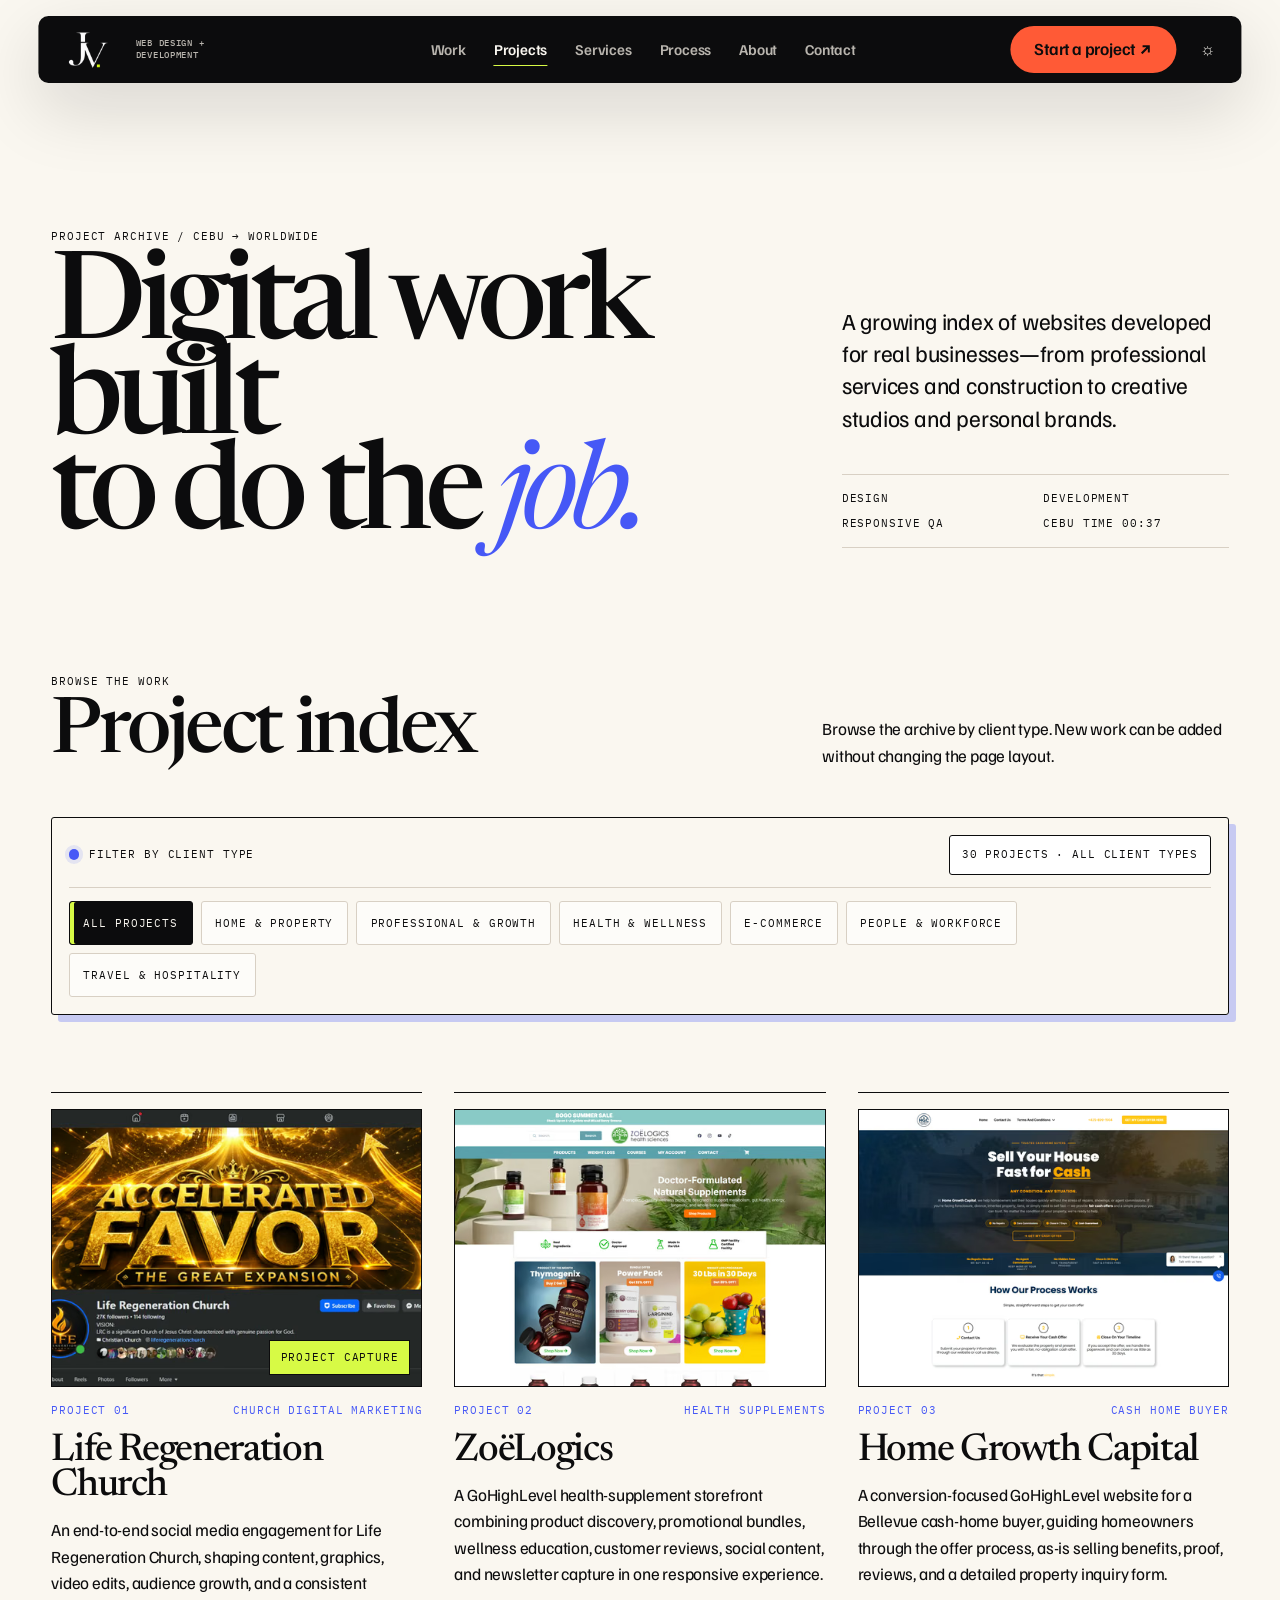
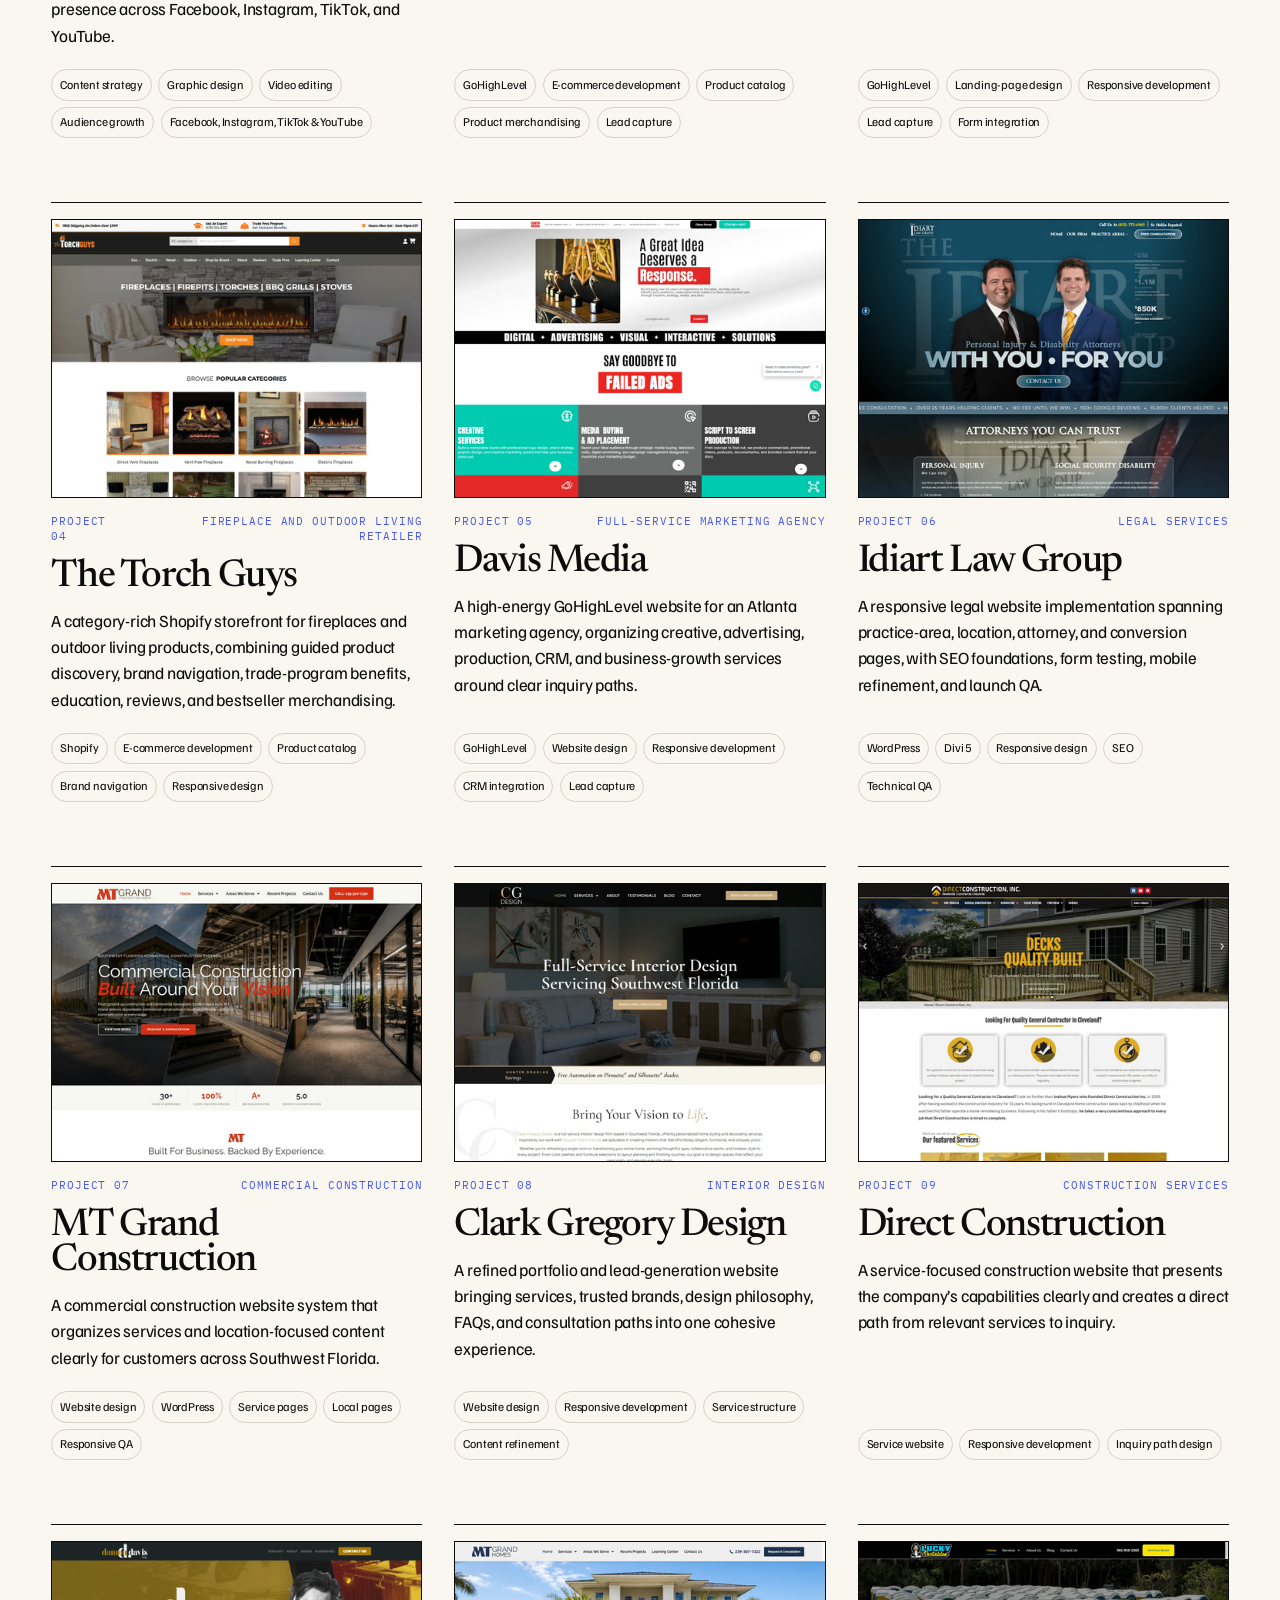
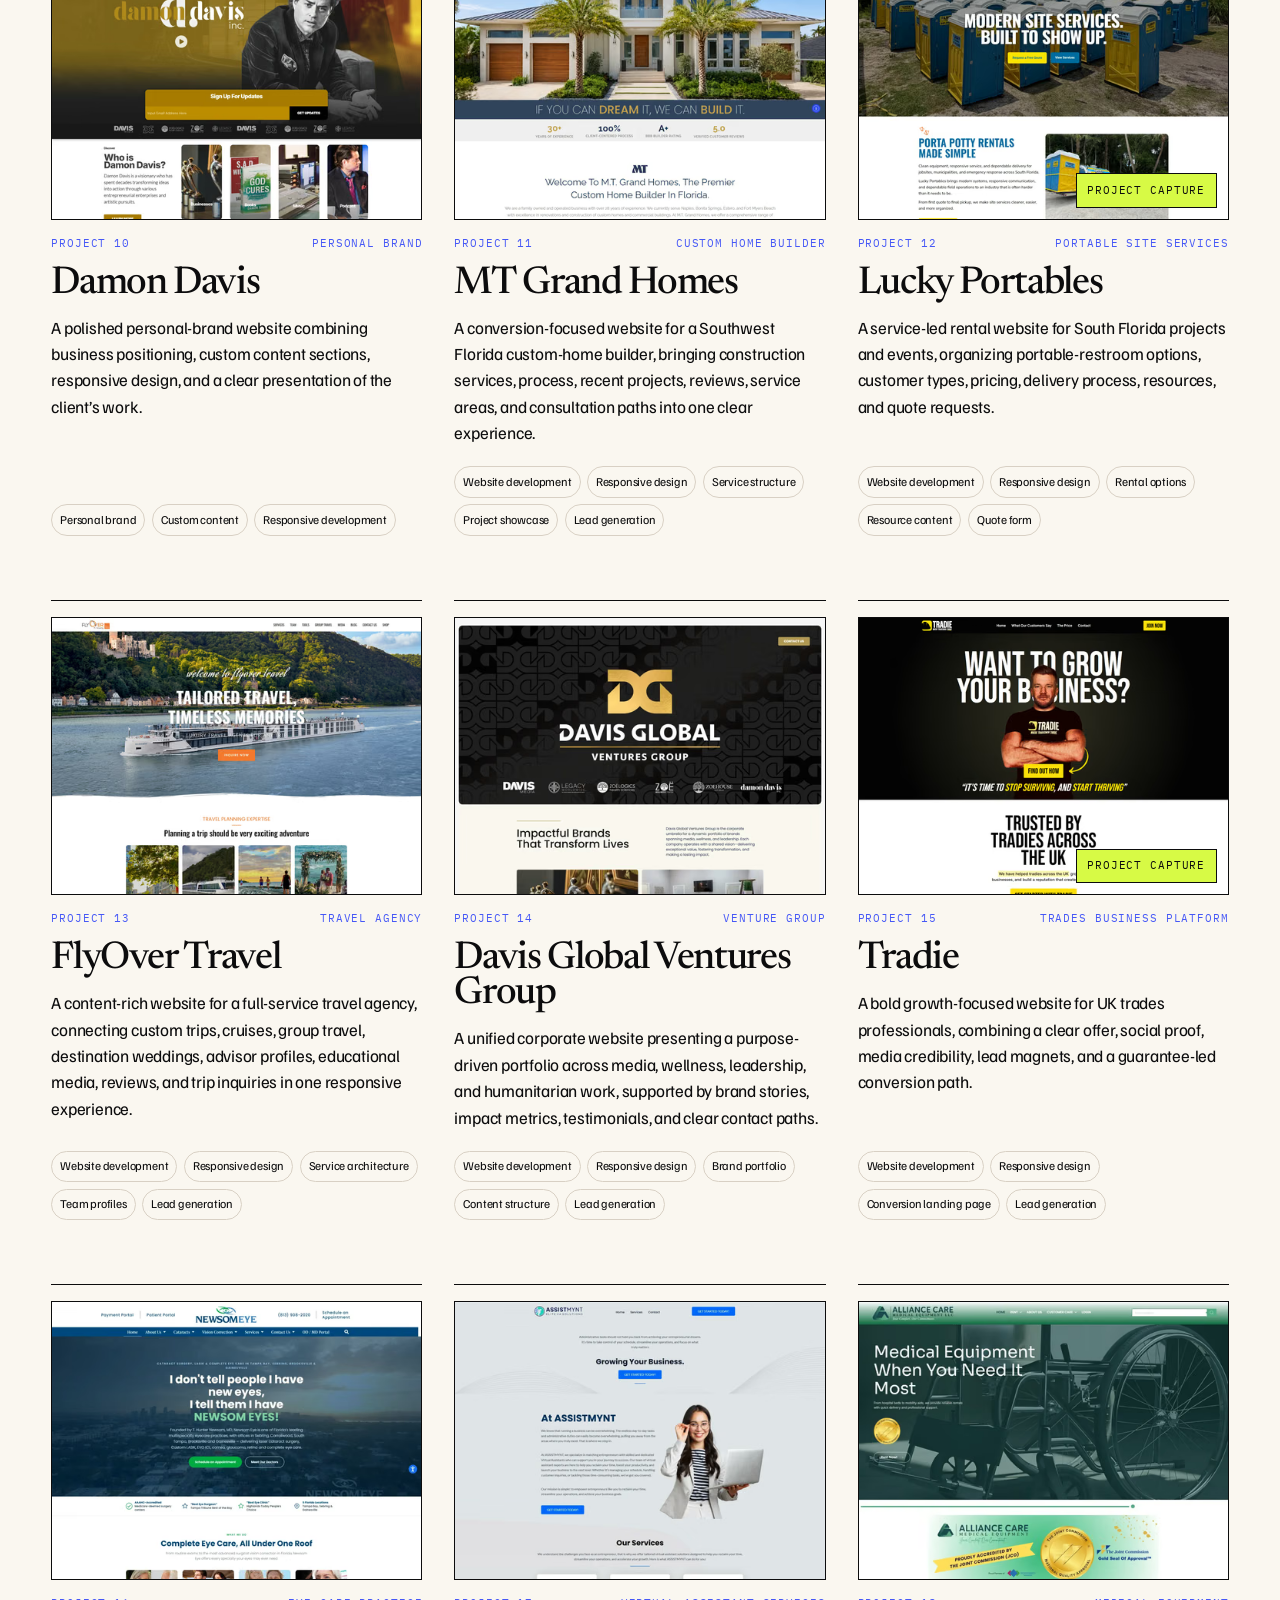
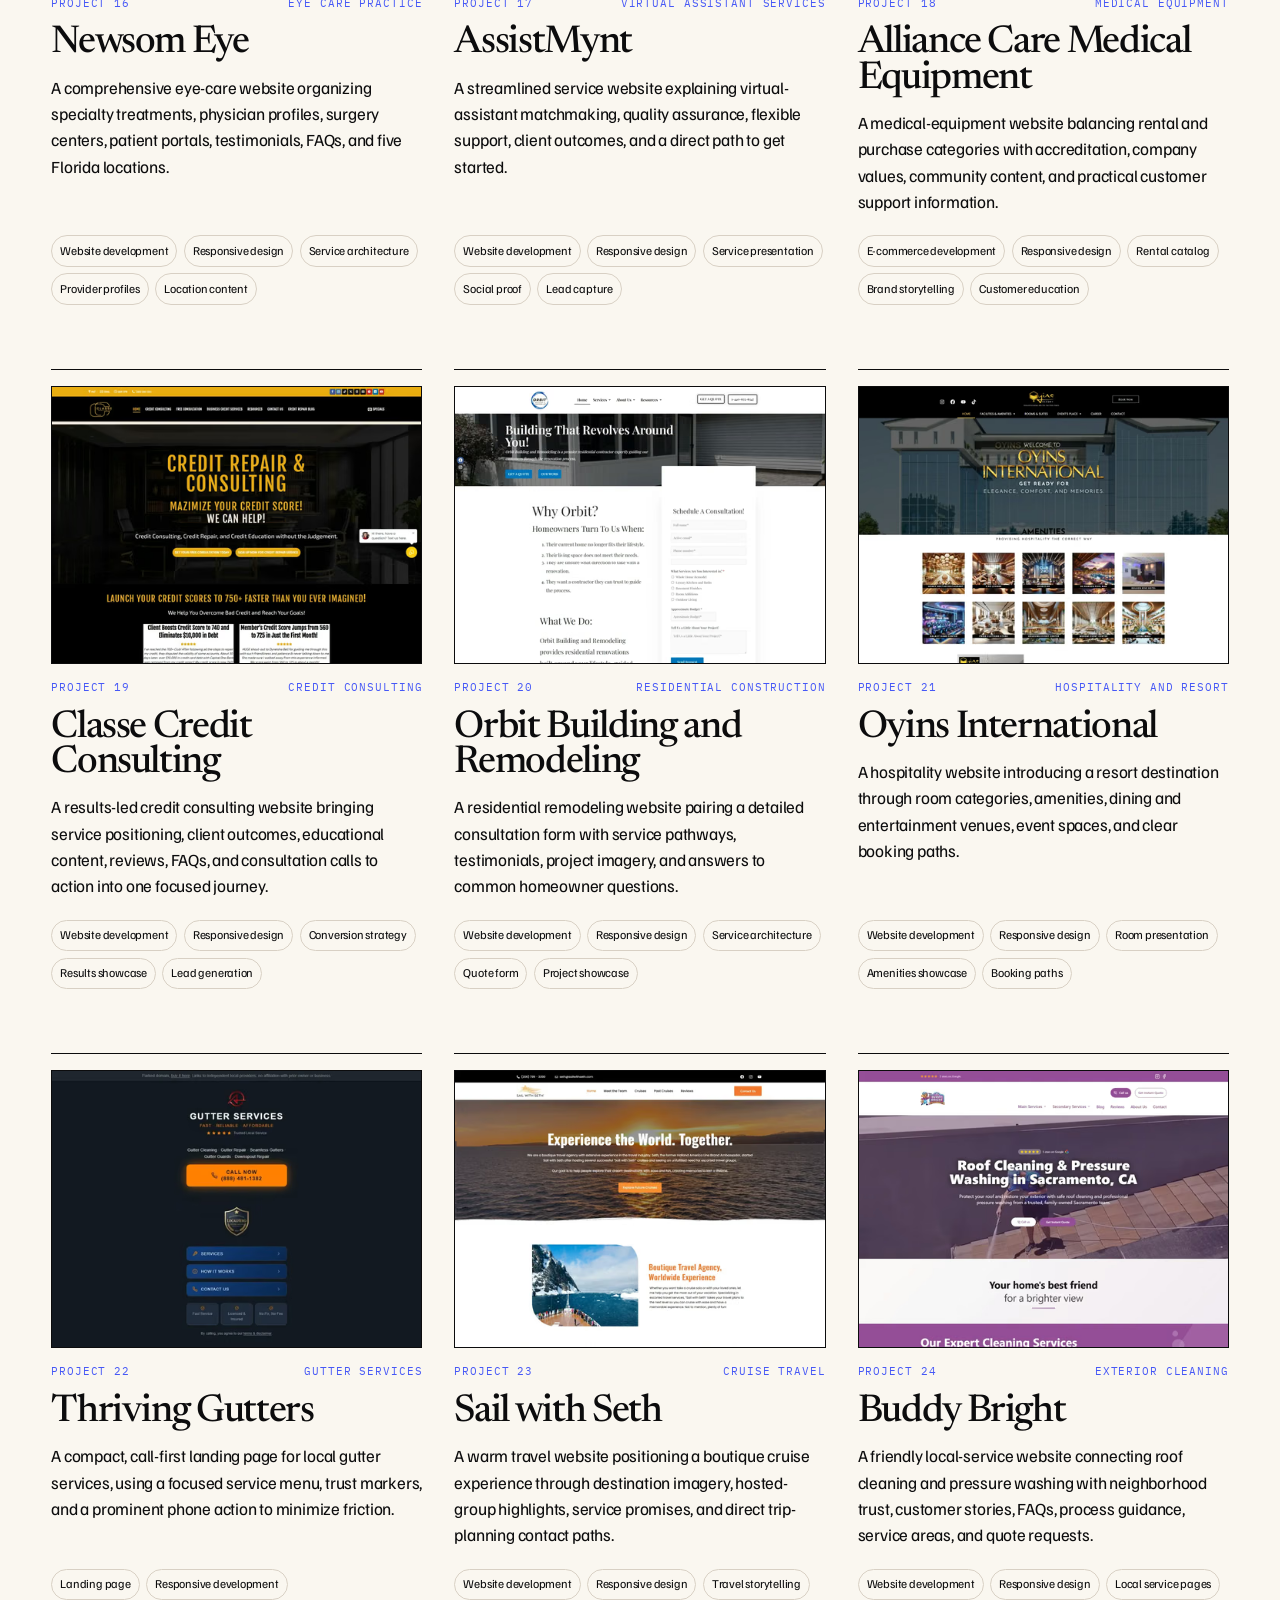
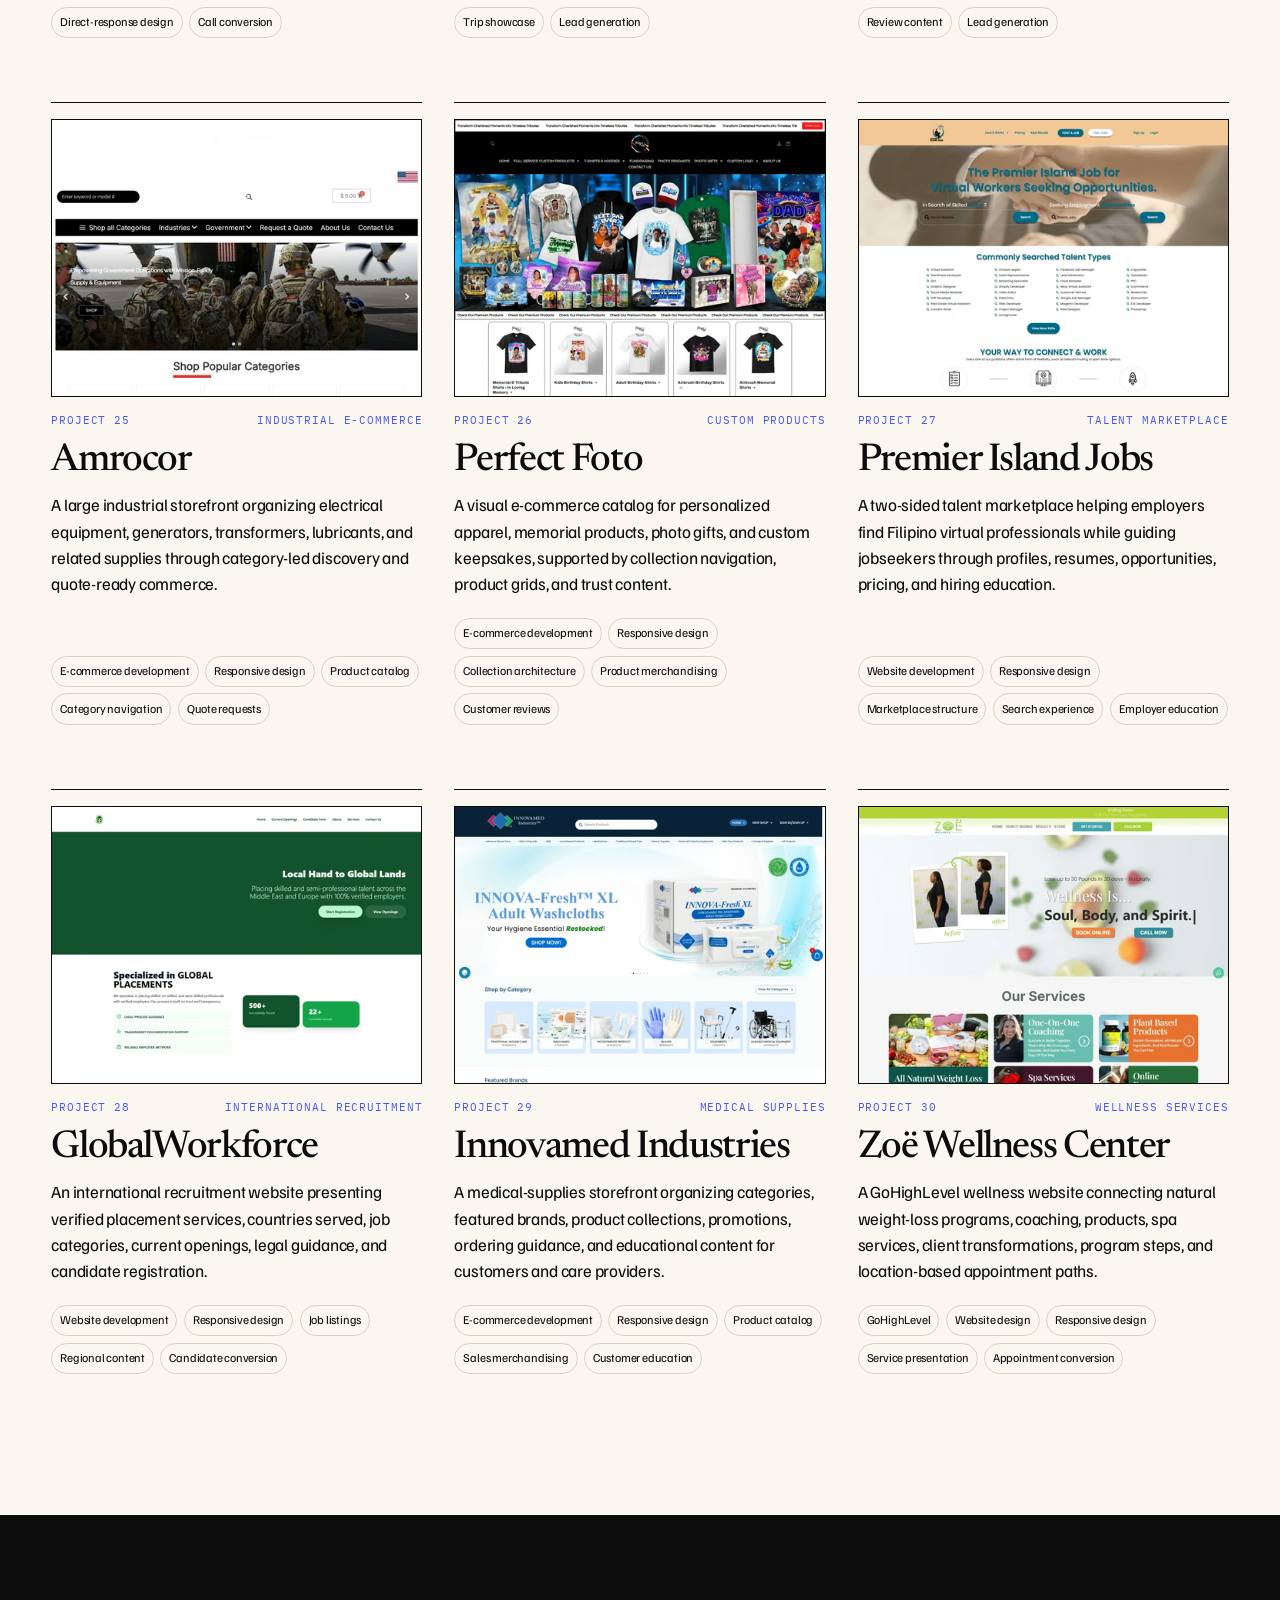
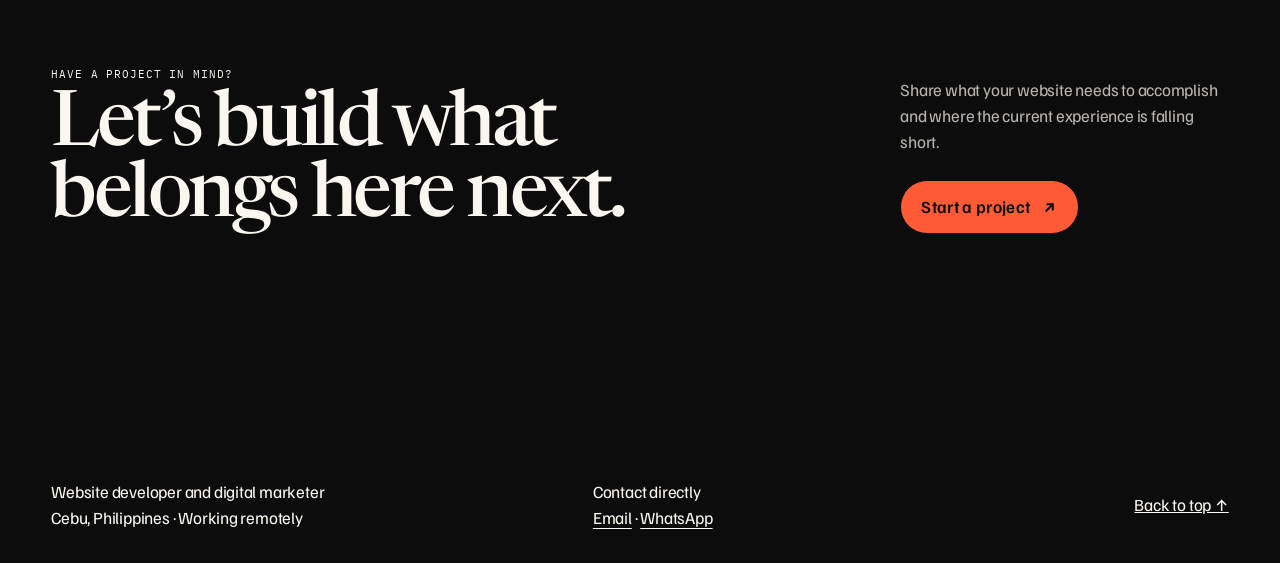
<file: projects.html>
<!doctype html>
<html lang="en">
<head>
  <meta charset="utf-8">
  <meta name="viewport" content="width=device-width, initial-scale=1">
  <script>try { const savedTheme = localStorage.getItem('junry-theme'); document.documentElement.dataset.theme = savedTheme || (matchMedia('(prefers-color-scheme: dark)').matches ? 'dark' : 'light'); } catch {} </script>
  <meta name="description" content="Explore digital marketing and websites by Junry Virtucio across social media, GoHighLevel, real estate, healthcare, e-commerce, construction, workforce, travel, and professional services.">
  <meta name="theme-color" content="#faf7f0">
  <meta property="og:type" content="website">
  <meta property="og:locale" content="en_PH">
  <meta property="og:site_name" content="Junry Virtucio">
  <meta property="og:title" content="All Projects — Junry Virtucio">
  <meta property="og:description" content="A growing archive of digital marketing and conversion-focused website work for real businesses and organizations.">
  <meta property="og:url" content="https://junry-virtucio.pages.dev/projects">
  <meta property="og:image" content="https://junry-virtucio.pages.dev/assets/optimized/projects/jimenez-real-estate-group-1200.webp">
  <meta property="og:image:width" content="1200">
  <meta property="og:image:height" content="900">
  <title>All Projects — Junry Virtucio</title>
  <link rel="canonical" href="https://junry-virtucio.pages.dev/projects">
  <link rel="icon" type="image/png" sizes="64x64" href="assets/images/favicon.png?v=2">
  <link rel="apple-touch-icon" sizes="180x180" href="assets/images/apple-touch-icon.png?v=2">
  <link rel="manifest" href="site.webmanifest">
  <link rel="preconnect" href="https://fonts.googleapis.com">
  <link rel="preconnect" href="https://fonts.gstatic.com" crossorigin>
  <link href="https://fonts.googleapis.com/css2?family=Familjen+Grotesk:ital,wght@0,400;0,500;0,600;1,400&family=IBM+Plex+Mono:wght@400;500&family=Newsreader:ital,opsz,wght@0,6..72,400;0,6..72,500;1,6..72,400;1,6..72,500&display=swap" rel="stylesheet">
  <link rel="stylesheet" href="styles.css?v=19">
  <link rel="stylesheet" href="projects.css?v=11">
</head>
<body class="project-archive-page" data-page="projects">
  <a class="skip-link" href="#main">Skip to project archive</a>
  <div id="site-navigation-root"></div>

  <main id="main" tabindex="-1">
    <section class="archive-hero" id="top" tabindex="-1" aria-labelledby="archive-title">
      <div class="shell archive-hero-grid">
        <div>
          <p class="kicker">Project archive / Cebu → Worldwide</p>
          <h1 class="archive-title" id="archive-title">Digital work built<br>to do the <em>job.</em></h1>
        </div>
        <div class="archive-hero-copy">
          <p>A growing index of websites developed for real businesses—from professional services and construction to creative studios and personal brands.</p>
          <div class="archive-hero-meta mono"><span>DESIGN</span><span>DEVELOPMENT</span><span>RESPONSIVE QA</span><span id="cebu-time">CEBU TIME —:—</span></div>
        </div>
      </div>
    </section>

    <section class="archive-section" aria-labelledby="project-index-title">
      <div class="shell">
        <header class="archive-index-head">
          <div><p class="kicker">Browse the work</p><h2 id="project-index-title">Project index</h2></div>
          <p>Browse the archive by client type. New work can be added without changing the page layout.</p>
        </header>

        <div class="archive-controls" aria-label="Project archive filters">
          <div class="archive-controls-head">
            <p class="archive-filter-label mono"><span aria-hidden="true"></span>Filter by client type</p>
            <p class="project-count mono" id="project-count" aria-live="polite" aria-atomic="true">Loading projects…</p>
          </div>
          <div class="project-filters" id="project-filters" role="group" aria-label="Filter projects by client type"></div>
          <div class="mobile-project-filter">
            <label class="mono" for="project-filter-select">Client type</label>
            <!-- Native select is intentional here; compact viewports use the platform-owned popup and keyboard model. -->
            <select id="project-filter-select" aria-controls="project-grid" aria-label="Filter projects by client type"></select>
          </div>
        </div>

        <div class="archive-grid" id="project-grid"></div>
        <p class="archive-empty" id="project-empty" hidden>No projects match this filter yet.</p>
        <noscript><p class="archive-empty">Enable JavaScript to browse and filter the project archive.</p></noscript>
      </div>
    </section>

    <section class="archive-cta ink-section" aria-labelledby="archive-cta-title">
      <div class="shell archive-cta-grid">
        <div><p class="kicker">Have a project in mind?</p><h2 class="section-title" id="archive-cta-title">Let’s build what belongs here next.</h2></div>
        <div><p>Share what your website needs to accomplish and where the current experience is falling short.</p><a class="button button-primary" href="index.html#contact">Start a project <span class="arrow">↗</span></a></div>
      </div>
    </section>
  </main>

  <footer class="site-footer">
    <div class="shell">
      <p class="footer-wordmark">JUNRY/VIRTUCIO</p>
      <div class="footer-row">
        <div>Website developer and digital marketer<br>Cebu, Philippines · Working remotely</div>
        <div class="archive-footer-contact">Contact directly<br><a href="mailto:junry.virtucio10@gmail.com">Email</a> · <a href="https://wa.me/639622149985" target="_blank" rel="noopener noreferrer">WhatsApp</a></div>
        <a href="#top">Back to top ↑</a>
      </div>
    </div>
  </footer>

  <script src="site-navigation.js?v=11" defer></script>
  <script src="projects-data.js?v=12" defer></script>
  <script src="projects-page.js?v=12" defer></script>
</body>
</html>
</file>
<file: styles.css>
﻿:root {
  --paper: oklch(97.65% 0.0098 87.47);
  --white: oklch(100% 0 0);
  --ink: oklch(15.48% 0.0021 286.15);
  --coral: oklch(68.39% 0.2069 33.86);
  --cobalt: oklch(54.85% 0.2336 271.17);
  --acid: oklch(92.92% 0.199 120.14);
  --teal: oklch(70.39% 0.1227 182.48);
  --stone: oklch(77.44% 0.0108 81.79);
  --hairline: oklch(86.07% 0.0186 78.23);
  --font-display: "Newsreader", Georgia, serif;
  --font-body: "Familjen Grotesk", "Avenir Next", "Helvetica Neue", sans-serif;
  --font-mono: "IBM Plex Mono", monospace;
  --page: min(92vw, 1500px);
  --space: clamp(5rem, 11vw, 11rem);
  --shadow: 0 24px 70px color-mix(in oklch, var(--ink) 15%, transparent);
  --nav-surface: var(--ink);
  --nav-text: var(--paper);
}
[data-theme="dark"] {
  --paper: oklch(17.5% 0.012 82);
  --white: oklch(23% 0.012 82);
  --ink: oklch(94% 0.012 87);
  --stone: oklch(70% 0.018 82);
  --hairline: oklch(34% 0.018 82);
  --nav-surface: oklch(10% 0.012 82);
  --nav-text: oklch(94% 0.012 87);
}
* { box-sizing: border-box; }
html {
  --scroll-progress: 0%;
  scroll-behavior: smooth;
  overflow-x: clip;
  view-transition-name: root;
  scrollbar-width: none;
  -ms-overflow-style: none;
}
html::-webkit-scrollbar,
.mobile-menu::-webkit-scrollbar { display: none; width: 0; height: 0; }
::view-transition-group(root) { animation-duration: 1.05s; animation-timing-function: cubic-bezier(.22, .61, .36, 1); }
::view-transition-old(root) { animation: theme-hold 1.05s both; }
::view-transition-new(root) { animation: theme-reveal 1.05s both cubic-bezier(.22, .61, .36, 1); }
@keyframes theme-hold { from, to { opacity: 1; } }
@keyframes theme-reveal { from { clip-path: circle(0 at var(--theme-x, 50vw) var(--theme-y, 50vh)); } to { clip-path: circle(150vmax at var(--theme-x, 50vw) var(--theme-y, 50vh)); } }
html::before {
  content: ""; position: fixed; z-index: 1001; top: 0; left: 0; width: var(--scroll-progress); height: 4px;
  background: var(--coral); pointer-events: none;
}
body {
  margin: 0;
  overflow-x: clip;
  background: var(--paper);
  color: var(--ink);
  font: 400 1.0625rem/1.55 var(--font-body);
  letter-spacing: -0.012em;
  -webkit-font-smoothing: antialiased;
}
main, header, footer, section, article, aside, nav { min-width: 0; }
p, h1, h2, h3, li, a, button, label, figcaption { overflow-wrap: break-word; }
body.menu-open { overflow: hidden; }
img { display: block; width: 100%; height: 100%; object-fit: cover; }
.responsive-picture { display: contents; }
a { color: inherit; }
button, input, select, textarea { font: inherit; }
button, a { -webkit-tap-highlight-color: transparent; }
:focus-visible { outline: 3px solid var(--acid); outline-offset: 4px; }
::selection { background: var(--acid); color: var(--ink); }
.skip-link {
  position: fixed; z-index: 1000; top: 8px; left: 8px; padding: .75rem 1rem;
  background: var(--acid); color: var(--ink); transform: translateY(-160%);
}
.skip-link:focus { transform: translateY(0); }
.sr-only { position: absolute; width: 1px; height: 1px; padding: 0; margin: -1px; overflow: hidden; clip: rect(0, 0, 0, 0); white-space: nowrap; border: 0; }
.shell { width: var(--page); margin-inline: auto; }
.section { padding-block: var(--space); scroll-margin-top: 7rem; }
.kicker, .mono {
  font-family: var(--font-mono); font-size: .6875rem; line-height: 1.35;
  letter-spacing: .08em; text-transform: uppercase;
}
.section-title {
  max-width: 1000px; margin: 0; font: 500 clamp(3rem, 6vw, 6.5rem)/.92 var(--font-display);
  letter-spacing: -.045em;
}
.section-intro { max-width: 62ch; margin: 1.5rem 0 0; font-size: clamp(1.05rem, 1.5vw, 1.25rem); }
.contact-note-title { font-size: clamp(2.5rem, 4vw, 4.5rem); }
.button {
  min-height: 48px; display: inline-flex; align-items: center; justify-content: center; gap: .75rem;
  max-width: 100%;
  padding: .8rem 1.25rem; border: 1px solid var(--ink); border-radius: 999px;
  background: transparent; color: var(--ink); font-weight: 600; letter-spacing: .02em;
  text-decoration: none; cursor: pointer; transition: transform .2s, background .2s, color .2s, box-shadow .2s;
}
.button:hover { transform: translateY(-2px); }
.button .arrow { transition: transform .2s; }
.button:hover .arrow, .button:focus-visible .arrow { transform: translate(3px, -2px); }
.button-primary { background: var(--coral); box-shadow: 0 8px 0 var(--ink); }
.button-primary:active { transform: translateY(4px); box-shadow: 0 4px 0 var(--ink); }
.button-light { border-color: var(--paper); color: var(--paper); }
.button:disabled { cursor: wait; opacity: .68; transform: none; }

/* Floating navigation */
.site-nav {
  position: fixed; z-index: 100; top: 1rem; left: 50%; width: min(94vw, 1460px);
  min-height: 66px; display: grid; grid-template-columns: 1fr auto 1fr; align-items: center;
  padding: .65rem .75rem .65rem 1.15rem; border-radius: 10px; background: var(--nav-surface); color: var(--nav-text);
  box-shadow: var(--shadow); transform: translateX(-50%); transition: transform .35s ease;
}
.site-nav.is-hidden { transform: translate(-50%, calc(-100% - 2rem)); }
.brand { display: inline-flex; align-items: center; gap: .8rem; min-height: 44px; text-decoration: none; }
.brand-logo { width: 66px; height: 44px; flex: 0 0 auto; object-fit: cover; mix-blend-mode: screen; }
.brand-note { color: var(--stone); font: 500 .57rem/1.3 var(--font-mono); letter-spacing: .08em; }
.desktop-links { display: flex; align-items: center; gap: .25rem; }
.nav-link {
  position: relative; min-height: 44px; display: inline-flex; align-items: center; padding: .4rem .75rem;
  color: var(--stone); font-size: .94rem; font-weight: 600; text-decoration: none;
}
.nav-link::after { content: ""; position: absolute; left: .75rem; right: .75rem; bottom: .35rem; height: 1px; background: var(--acid); transform: scaleX(0); transform-origin: left; transition: transform .2s; }
.nav-link:hover, .nav-link.active { color: var(--nav-text); }
.nav-link.active::after { transform: scaleX(1); }
.nav-action { justify-self: end; padding: 10px 24px; border-radius: 999px; background: var(--coral); color: var(--ink); font-weight: 600; text-decoration: none; }
.nav-controls { justify-self: end; display: flex; align-items: center; gap: .55rem; }
.theme-toggle {
  min-width: 44px; min-height: 44px; display: inline-grid; place-items: center; padding: .55rem .75rem;
  border: 0; border-radius: 999px; background: transparent; color: var(--nav-text);
  cursor: pointer; transition: border-color .2s, background-color .2s, color .2s, transform .2s;
}
.theme-toggle:hover { background: color-mix(in oklch, var(--acid) 16%, transparent); transform: translateY(-2px); }
.theme-toggle-icon { display: grid; place-items: center; width: 1.1rem; height: 1.1rem; font-size: 1.05rem; line-height: 1; }
.theme-toggle-icon::before { content: "☼"; }
[data-theme="dark"] .theme-toggle-icon::before { content: "☾"; }
.theme-toggle-label { position: absolute; width: 1px; height: 1px; padding: 0; margin: -1px; overflow: hidden; clip: rect(0, 0, 0, 0); white-space: nowrap; border: 0; }
.menu-toggle { display: none; min-width: 48px; min-height: 44px; border: 1px solid var(--stone); border-radius: 999px; background: transparent; color: var(--nav-text); cursor: pointer; }
.mobile-menu {
  position: fixed; z-index: 90; inset: 0; display: grid; align-content: center; padding: 7rem 6vw 3rem;
  background: var(--paper); visibility: hidden; opacity: 0; scrollbar-width: none; transition: opacity .25s, visibility .25s;
}
.mobile-menu.open { visibility: visible; opacity: 1; }
.mobile-menu nav { display: grid; border-top: 1px solid var(--hairline); }
.mobile-menu a {
  min-height: 72px; display: flex; align-items: center; justify-content: space-between; border-bottom: 1px solid var(--hairline);
  font: 500 clamp(2.5rem, 12vw, 5rem)/1 var(--font-display); letter-spacing: -.035em; text-decoration: none;
}
.mobile-menu a span { font: 500 .65rem/1 var(--font-mono); letter-spacing: .08em; }

/* Hero */
.hero {
  min-height: 100svh;
  min-height: 100dvh;
}
.hero-grid {
  min-height: inherit;
  display: grid;
  grid-template-columns: repeat(2, minmax(0, 1fr));
  align-items: stretch;
}
.status-dot { display: inline-block; width: 7px; height: 7px; margin-right: .4rem; border-radius: 50%; background: var(--teal); }
.hero-copy {
  position: relative;
  min-width: 0;
  align-self: center;
  padding: clamp(7rem, 16svh, 10rem) clamp(1.5rem, 3vw, 3.5rem) clamp(2rem, 7svh, 5rem) max(4vw, calc((100vw - 1500px) / 2));
}
.hero-eyebrow { max-width: 46ch; margin-bottom: clamp(1rem, 2.8svh, 1.6rem); }
.hero-title { margin: 0; font: 500 clamp(2.25rem, min(5.25vw, 11svh), 5.25rem)/.94 var(--font-display); letter-spacing: -.05em; }
.hero-line { display: block; overflow: visible; padding-bottom: .04em; }
.hero-line > span { display: inline-block; opacity: 0; transform: translateY(.3em); animation: line-in .85s cubic-bezier(.22,.7,.15,1) forwards; }
.hero-line:nth-child(2) > span { animation-delay: 80ms; }
.hero-line:nth-child(3) > span { animation-delay: 160ms; }
.hero-line:nth-child(4) > span { animation-delay: 240ms; }
@keyframes line-in { to { opacity: 1; transform: translateY(0); } }
.hero-title em { font-weight: 400; }
.hero-support { max-width: 58ch; margin: clamp(1rem, 3.5svh, 2rem) 0 0; font-size: clamp(1.05rem, 1.35vw, 1.22rem); }
.hero-actions { display: flex; flex-wrap: wrap; gap: .8rem; margin-top: clamp(1rem, 3.5svh, 2rem); }
.availability { display: inline-flex; align-items: center; gap: .6rem; margin-top: clamp(1rem, 3.5svh, 2rem); padding: .45rem .65rem; background: var(--acid); border-radius: 999px; }
.hero-portrait {
  position: relative;
  min-width: 0;
  margin: 0;
  overflow: hidden;
  background: #85858a url("assets/images/hero-portrait-background.png") center / cover no-repeat;
  transition: box-shadow 420ms cubic-bezier(.22, .7, .15, 1);
}
.scroll-parallax { transform: translate3d(0, var(--parallax-y, 0px), 0); will-change: transform; }
.reveal-on-scroll {
  opacity: 0; transform: translate3d(0, 2rem, 0);
  transition: opacity .7s cubic-bezier(.22, .7, .15, 1), transform .7s cubic-bezier(.22, .7, .15, 1);
  transition-delay: var(--reveal-delay, 0ms);
}
.reveal-on-scroll.is-visible { opacity: 1; transform: translate3d(0, 0, 0); }
.hero-portrait img {
  position: absolute;
  inset: 0;
  width: 100%;
  height: 100%;
  object-fit: cover;
  object-position: center 24%;
  transform: scale(1);
  transition: transform 500ms cubic-bezier(.22, .7, .15, 1), opacity 300ms cubic-bezier(.16, 1, .3, 1);
  transform-origin: center center;
}
.hero-portrait:hover img {
  transform: scale(1.04);
}
.hero-portrait-hover {
  opacity: 0;
  pointer-events: none;
  transition: opacity 300ms cubic-bezier(.16, 1, .3, 1);
}
@media (hover: hover) and (pointer: fine) {
  .hero-portrait:hover .hero-portrait-hover { opacity: 1; }
}
@media (prefers-reduced-motion: reduce) {
  html::before { display: none; }
  .hero-portrait-hover { transition: none !important; }
  .reveal-on-scroll { opacity: 1; transform: none; transition: none; }
  ::view-transition-group(root),
  ::view-transition-old(root),
  ::view-transition-new(root) { animation: none; }
}

/* Expertise */
.expertise { border-block: 1px solid var(--ink); overflow: clip; background: var(--acid); }
.expertise-track { display: flex; width: max-content; animation: marquee 34s linear infinite; will-change: transform; }
.expertise:focus-within .expertise-track { animation-play-state: paused; }
.expertise-list { display: flex; flex: 0 0 auto; gap: 1.2rem; align-items: center; padding: 1rem .6rem; margin: 0; list-style: none; white-space: nowrap; font: 500 .72rem/1 var(--font-mono); letter-spacing: .08em; }
@keyframes marquee {
  from { transform: translate3d(0, 0, 0); }
  to { transform: translate3d(-25%, 0, 0); }
}

/* Work */
.work-header { display: grid; grid-template-columns: 2fr 1.5fr; gap: 2rem; align-items: end; padding-bottom: clamp(4rem, 8vw, 8rem); border-bottom: 1px solid var(--hairline); }
.project { position: relative; display: grid; grid-template-columns: minmax(260px, .72fr) minmax(0, 1.28fr); margin-top: clamp(5rem, 10vw, 10rem); gap: clamp(2rem, 5vw, 6rem); align-items: center; }
.project-info { position: relative; z-index: 2; }
.project-no { display: block; margin-bottom: 1rem; }
.project-name {
  margin: 0;
  font: 500 clamp(3rem, 6vw, 5.625rem)/.92 var(--font-display);
  letter-spacing: -.045em;
  overflow-wrap: normal;
  word-break: normal;
  hyphens: none;
  text-wrap: balance;
}
.project-category { margin: 1rem 0; color: var(--cobalt); font-weight: 600; }
.project-description { max-width: 55ch; margin: 0 0 1.4rem; }
.responsibilities { display: flex; flex-wrap: wrap; gap: .45rem; padding: 0; margin: 0 0 1.5rem; list-style: none; }
.responsibilities li { padding: .38rem .55rem; border: 1px solid var(--hairline); border-radius: 999px; font-size: .78rem; }
.project-actions { display: flex; flex-wrap: wrap; column-gap: 1.5rem; row-gap: .5rem; }
.project-action { display: inline-flex; min-height: 44px; align-items: center; gap: .5rem; padding: 0; border: 0; border-bottom: 1px solid currentColor; border-radius: 0; background: transparent; color: inherit; font-weight: 600; text-decoration: none; cursor: pointer; }
.project-action:hover { color: var(--coral); }
.project-media { position: relative; width: 100%; min-height: 0; aspect-ratio: 4 / 3; padding: 0; overflow: hidden; border: 1px solid var(--ink); border-radius: 0; appearance: none; background: var(--white); color: var(--ink); text-align: left; cursor: none; }
.project-screenshot { position: absolute; inset: 0; object-position: top center; transition: transform .45s cubic-bezier(.2, .7, .2, 1); }
.project-media:hover .project-screenshot, .project-media:focus-within .project-screenshot { transform: scale(1.025); }
.view-cursor {
  position: absolute; z-index: 4; left: var(--x, 50%); top: var(--y, 50%); width: 94px; height: 94px;
  display: grid; place-items: center; padding: .6rem; border-radius: 50%; background: var(--coral); color: var(--ink);
  font: 500 .65rem/1.25 var(--font-mono); letter-spacing: .04em; text-align: center; pointer-events: none;
  transform: translate(-50%, -50%) scale(0); transition: transform .2s;
}
.project-media:hover .view-cursor { transform: translate(-50%, -50%) scale(1); }
.project-b { grid-template-columns: minmax(0, 1.28fr) minmax(260px, .72fr); }
.project-b .project-info { grid-column: 2; }
.project-b .project-media { grid-column: 1; grid-row: 1; }
.project-c { margin-inline: -2rem; padding: clamp(2rem, 5vw, 5rem) 2rem; }
.project-d { grid-template-columns: minmax(0, 1.28fr) minmax(260px, .72fr); padding-block: clamp(3rem, 7vw, 6rem); border-block: 1px solid var(--ink); }
.project-d .project-info { grid-column: 2; }
.project-d .project-media { grid-column: 1; grid-row: 1; }
.work-archive-cta {
  display: grid; grid-template-columns: minmax(0, 1fr) auto; gap: 2rem; align-items: center;
  margin-top: clamp(4rem, 7vw, 7rem); padding: clamp(1.5rem, 3vw, 2.25rem); border-block: 1px solid var(--ink); border-left: 6px solid var(--cobalt); background: var(--white);
}
.work-archive-copy .kicker { margin: 0 0 .55rem; color: var(--cobalt); }
.work-archive-copy h3 { margin: 0; font: 500 clamp(1.8rem, 3vw, 3rem)/.95 var(--font-display); letter-spacing: -.035em; }
.work-archive-copy > p:last-child { margin: .6rem 0 0; }
.work-archive-link { min-width: 170px; flex: 0 0 auto; white-space: nowrap; }

/* Image interlude */
.interlude { padding-block: var(--space); overflow: hidden; }
.interlude-grid { display: grid; grid-template-columns: minmax(0, .86fr) minmax(500px, 1.14fr); gap: clamp(2.5rem, 5vw, 6rem); align-items: center; }
.interlude-copy { position: relative; z-index: 2; align-self: center; }
.interlude-copy .kicker { margin: 0 0 1.5rem; }
.interlude-copy .section-title { max-width: 7ch; font-size: clamp(4.5rem, 7.2vw, 7.4rem); }
.interlude-copy .section-title span { display: block; }
.interlude-visual { position: relative; width: min(100%, 710px); justify-self: end; padding: 0 0 clamp(2.5rem, 4vw, 3.5rem) clamp(3rem, 5vw, 5rem); }
.interlude-visual::before, .interlude-visual::after { content: ""; position: absolute; background: var(--cobalt); }
.interlude-visual::before { z-index: 0; left: 0; bottom: clamp(2.5rem, 4vw, 3.5rem); width: clamp(3rem, 5vw, 5rem); height: 42%; }
.interlude-visual::after { z-index: 0; left: clamp(3rem, 5vw, 5rem); bottom: 0; width: 58%; height: clamp(2.5rem, 4vw, 3.5rem); }
.interlude-figure { position: relative; z-index: 1; margin: 0; overflow: hidden; border: 1px solid var(--ink); box-shadow: 0 26px 65px color-mix(in oklch, var(--ink) 12%, transparent); }
.interlude-figure img { height: auto; object-position: center; filter: none; }
.interlude-note { position: absolute; z-index: 3; left: 0; bottom: 0; width: clamp(145px, 13vw, 178px); min-height: clamp(165px, 16vw, 210px); display: grid; align-content: end; gap: .8rem; padding: 1.5rem; border: 1px solid var(--ink); background: var(--paper); box-shadow: var(--shadow); }
.note-dots { width: 31px; height: 31px; margin-bottom: auto; background-image: radial-gradient(circle, var(--ink) 1.4px, transparent 1.6px); background-size: 10px 10px; }
.note-rule { display: block; width: 72%; height: 1px; background: var(--ink); }
.note-rule-long { width: 100%; }
.note-rule-short { width: 55%; }

/* Services */
.ink-section { background: var(--ink); color: var(--paper); }
#contact.ink-section { padding-bottom: clamp(2rem, 5vw, 4rem); }
[data-theme="dark"] .ink-section,
[data-theme="dark"] .site-footer { background: oklch(11% 0.012 82); color: var(--ink); }
[data-theme="dark"] .ink-section .service-button,
[data-theme="dark"] .ink-section .service-panel .service-result,
[data-theme="dark"] .ink-section .preview-status,
[data-theme="dark"] .ink-section .contact-link,
[data-theme="dark"] .ink-section .button-light,
[data-theme="dark"] .site-footer .social-link { color: var(--ink); }
[data-theme="dark"] .ink-section .button-light { border-color: var(--ink); }
[data-theme="dark"] .button-primary { box-shadow: 0 8px 0 oklch(7% 0.01 82); }
[data-theme="dark"] .button-primary:active { box-shadow: 0 4px 0 oklch(7% 0.01 82); }
[data-theme="dark"] .availability,
[data-theme="dark"] .expertise { color: oklch(10% 0.012 82); }
.services-head { display: grid; grid-template-columns: .55fr 1.45fr; gap: 2rem; align-items: start; margin-bottom: clamp(4rem, 7vw, 7rem); }

/* .services-lead .section-title { max-width: 13ch; } */

.services-lead > p { max-width: 61ch; margin: 1.5rem 0 0; color: var(--stone); font-size: clamp(1rem, 1.25vw, 1.2rem); }
.services-grid { display: grid; grid-template-columns: minmax(0, 1.08fr) minmax(360px, .92fr); gap: clamp(2.5rem, 6vw, 7rem); align-items: start; }
.service { --service-accent: var(--coral); position: relative; border-top: 1px solid color-mix(in oklch, var(--stone) 45%, transparent); }
.service[data-service-accent="cobalt"] { --service-accent: var(--cobalt); }
.service[data-service-accent="acid"] { --service-accent: var(--acid); }
.service[data-service-accent="teal"] { --service-accent: var(--teal); }
.service:last-child { border-bottom: 1px solid color-mix(in oklch, var(--stone) 45%, transparent); }
.service-heading { margin: 0; font: inherit; }
.service-button { width: 100%; min-height: 78px; display: grid; grid-template-columns: 3rem 1fr auto; gap: 1rem; align-items: center; padding: 1rem 0; border: 0; background: transparent; color: var(--paper); text-align: left; cursor: pointer; }
.service-button > .mono { color: var(--stone); transition: color .25s; }
.service-button:hover .service-name, .service-button:focus-visible .service-name, .service-button[aria-expanded="true"] .service-name, .service-button[aria-expanded="true"] > .mono { color: var(--service-accent); }
.service-name { font: 500 clamp(1.6rem, 2.4vw, 2.6rem)/1 var(--font-display); letter-spacing: -.025em; transition: color .2s; }
.service-plus { width: 2rem; height: 2rem; display: grid; place-items: center; border: 1px solid color-mix(in oklch, var(--stone) 55%, transparent); border-radius: 50%; font-size: 1.35rem; line-height: 1; transition: transform .3s, border-color .3s, background-color .3s, color .3s; }
.service-button[aria-expanded="true"] .service-plus { border-color: var(--service-accent); background: var(--service-accent); color: var(--ink); transform: rotate(45deg); }
.service-panel { display: grid; grid-template-rows: 0fr; opacity: .45; transition: grid-template-rows .42s cubic-bezier(.22, .7, .15, 1), opacity .3s; }
.service-panel > div { overflow: hidden; }
.service-panel p { max-width: 58ch; margin: 0 0 1.1rem 4rem; color: var(--stone); }
.service-panel .service-result { display: grid; grid-template-columns: 7rem minmax(0, 1fr); gap: 1rem; padding-left: 1rem; border-left: 2px solid var(--service-accent); color: var(--paper); }
.service-result .mono { padding-top: .25rem; color: var(--service-accent); }
.service-output-list { display: flex; flex-wrap: wrap; gap: .45rem; margin: 0 0 1.65rem 4rem; padding: 0; list-style: none; }
.service-output-list li { padding: .35rem .55rem; border: 1px solid color-mix(in oklch, var(--stone) 45%, transparent); color: var(--stone); font: 500 .62rem/1.25 var(--font-mono); letter-spacing: .05em; text-transform: uppercase; }
.service-panel[aria-hidden="false"] { grid-template-rows: 1fr; opacity: 1; }
.service-preview { --service-accent: var(--cobalt); position: sticky; top: 7rem; min-height: 640px; overflow: hidden; border: 1px solid color-mix(in oklch, var(--stone) 45%, transparent); background: color-mix(in oklch, var(--ink) 88%, var(--cobalt)); isolation: isolate; }
.service-preview::after { content: ""; position: absolute; z-index: -1; inset: 0; background: linear-gradient(to bottom, color-mix(in oklch, var(--ink) 4%, transparent) 20%, color-mix(in oklch, var(--ink) 88%, transparent) 78%, var(--ink) 100%); pointer-events: none; }
.service-preview picture { position: absolute; z-index: -2; inset: 0; }
.service-preview img { position: absolute; inset: 0; filter: saturate(.42) contrast(1.08); transform: scale(1.035); transition: transform .7s cubic-bezier(.22, .7, .15, 1), filter .7s; }
.service-preview:hover img { filter: saturate(.65) contrast(1.05); transform: scale(1.075); }
.preview-grid { position: absolute; z-index: -1; inset: 0; opacity: .18; background-image: linear-gradient(color-mix(in oklch, var(--paper) 35%, transparent) 1px, transparent 1px), linear-gradient(90deg, color-mix(in oklch, var(--paper) 35%, transparent) 1px, transparent 1px); background-size: 42px 42px; mask-image: linear-gradient(to bottom, black, transparent 68%); pointer-events: none; }
.preview-status { position: absolute; top: 1rem; left: 1rem; right: 1rem; display: flex; justify-content: space-between; gap: 1rem; color: var(--paper); }
.preview-status span:first-child { display: inline-flex; align-items: center; gap: .55rem; }
.preview-status i { width: .55rem; height: .55rem; border-radius: 50%; background: var(--service-accent); box-shadow: 0 0 0 5px color-mix(in oklch, var(--service-accent) 20%, transparent); }
.preview-service-index { position: absolute; top: 5rem; right: 1rem; display: grid; gap: .4rem; margin: 0; padding: 0; list-style: none; text-align: right; }
.preview-service-index li { color: color-mix(in oklch, var(--paper) 50%, transparent); transition: color .25s, transform .25s; }
.preview-service-index li.is-active { color: var(--service-accent); transform: translateX(-.4rem); }
.preview-overlay { position: absolute; inset: auto 1rem 1rem; padding: clamp(1.25rem, 2.5vw, 2rem); border-top: 4px solid var(--service-accent); background: color-mix(in oklch, var(--paper) 96%, transparent); color: var(--ink); box-shadow: var(--shadow); backdrop-filter: blur(16px); }
.preview-overlay > .mono { color: color-mix(in oklch, var(--ink) 62%, transparent); }
.preview-overlay strong { display: block; max-width: 13ch; margin-top: .55rem; font: 500 clamp(2.3rem, 4vw, 4rem)/.9 var(--font-display); letter-spacing: -.035em; }
.preview-overlay > p { max-width: 43ch; margin: 1rem 0 0; line-height: 1.42; }
.preview-outputs { display: flex; flex-wrap: wrap; gap: .4rem; margin-top: 1.25rem; }
.preview-outputs span { padding: .34rem .5rem; border: 1px solid color-mix(in oklch, var(--ink) 22%, transparent); font: 500 .61rem/1.2 var(--font-mono); letter-spacing: .05em; text-transform: uppercase; }
.service-preview-cta { min-height: 46px; display: inline-flex; align-items: center; justify-content: space-between; gap: 2rem; margin-top: 1.35rem; padding: .65rem .85rem; border: 1px solid var(--ink); background: var(--ink); color: var(--paper); font-weight: 600; text-decoration: none; transition: background-color .2s, color .2s, transform .2s; }
.service-preview-cta:hover { background: var(--service-accent); color: var(--ink); transform: translateY(-2px); }
.service-preview-cta span { transition: transform .2s; }
.service-preview-cta:hover span, .service-preview-cta:focus-visible span { transform: translate(3px, -2px); }

/* Process */
.process-grid { display: grid; grid-template-columns: .8fr 1.2fr; gap: clamp(3rem, 9vw, 10rem); }
.process-sticky { position: sticky; top: 8rem; align-self: start; }
.process-list { position: relative; padding-left: 3rem; }
.process-track { position: absolute; left: 6px; top: 0; bottom: 0; width: 1px; background: var(--hairline); }
.process-progress { width: 3px; height: var(--progress, 0%); background: var(--coral); transition: height .3s; }
.process-step { min-height: 45vh; display: grid; align-content: center; border-top: 1px solid var(--hairline); }
.process-step:last-child { border-bottom: 1px solid var(--hairline); }
.process-number { --active-number-size: clamp(3.2rem, 6vw, 6rem); display: block; min-height: var(--active-number-size); margin-bottom: 1rem; font: 500 clamp(2rem, 3vw, 3rem)/1 var(--font-mono); transition: font-size .3s, color .3s; }
.process-step.active .process-number { color: var(--coral); font-size: var(--active-number-size); }
.process-step h3 { margin: 0; font: 500 clamp(2.2rem, 4vw, 4.5rem)/.95 var(--font-display); letter-spacing: -.035em; }
.process-step p { max-width: 54ch; margin: 1rem 0 0; }

/* About and principles */
.about-header { display: grid; grid-template-columns: minmax(0, 1.5fr) minmax(280px, .5fr); gap: clamp(2rem, 5vw, 6rem); align-items: end; padding-bottom: clamp(3rem, 6vw, 6rem); border-bottom: 1px solid var(--hairline); }
.about-heading .kicker { margin: 0 0 1.2rem; }
.about-heading .section-title { max-width: none; font-size: clamp(3.8rem, 5.8vw, 5.8rem); }
.about-heading .section-title span { display: block; }
.about-heading .section-title span:nth-child(2) { white-space: nowrap; }
.about-lead { max-width: 38ch; margin: 0; font-size: clamp(1.2rem, 1.8vw, 1.55rem); line-height: 1.38; }
.about-layout { display: grid; grid-template-columns: minmax(0, 1fr) minmax(380px, .95fr); gap: clamp(3rem, 5vw, 5.5rem); align-items: center; padding-top: clamp(3.5rem, 7vw, 7rem); }
.about-portrait { position: relative; width: min(100%, 600px); aspect-ratio: 4 / 5; justify-self: end; margin: 0; overflow: hidden; border: 1px solid var(--ink); background: var(--ink); box-shadow: 18px 18px 0 var(--cobalt); }
.about-portrait img { height: 100%; aspect-ratio: auto; object-position: center 18%; }
.portrait-caption { position: absolute; inset: auto 1rem 1rem; display: flex; flex-wrap: wrap; justify-content: space-between; gap: .65rem 1.25rem; padding: .8rem .9rem; border: 1px solid var(--ink); background: color-mix(in oklch, var(--paper) 94%, transparent); color: var(--ink); }
.about-details { max-width: 650px; }
.about-deck { margin: 0 0 2rem; font: 500 clamp(2rem, 2.35vw, 2.5rem)/1.03 var(--font-display); letter-spacing: -.035em; }
.about-deck span { display: block; white-space: nowrap; }
.about-details > p:not(.about-deck) { max-width: 58ch; }
.capability-index { display: grid; grid-template-columns: 1fr 1fr; gap: .55rem 1rem; padding: 1.25rem 0; margin-top: 2.5rem; border-block: 1px solid var(--hairline); }
.principles { padding-top: 0; }
.principle { display: grid; grid-template-columns: 90px .65fr 1.35fr; gap: 2rem; align-items: baseline; padding: 2.4rem 0; border-top: 1px solid var(--hairline); }
.principle:last-child { border-bottom: 1px solid var(--hairline); }
.principle h3 { margin: 0; font: 500 clamp(2rem, 4vw, 4rem)/1 var(--font-display); letter-spacing: -.035em; }
.principle p { max-width: 55ch; margin: 0; }

/* Contact */
.contact-head { display: grid; grid-template-columns: 1.2fr .8fr; gap: 3rem; align-items: end; margin-bottom: 5rem; }
.contact-head .section-title { max-width: 14ch; }
.contact-grid { display: grid; grid-template-columns: 1.3fr .7fr; gap: clamp(3rem, 8vw, 9rem); }
.contact-form { display: grid; grid-template-columns: 1fr 1fr; gap: 1.7rem 2rem; }
.form-trap { position: absolute; left: -10000px; width: 1px; height: 1px; overflow: hidden; }
.field { display: grid; gap: .45rem; }
.field-wide { grid-column: 1 / -1; }
.field label { font: 500 .69rem/1.35 var(--font-mono); letter-spacing: .08em; text-transform: uppercase; }
.field input, .field select, .field textarea {
  width: 100%; min-height: 54px; padding: .7rem .25rem; border: 0; border-bottom: 1px solid var(--stone);
  border-radius: 0; background: transparent; color: #fff; outline: none;
  caret-color: #fff;
}
.field textarea { min-height: 150px; resize: vertical; }
.field input:focus, .field select:focus, .field textarea:focus { border-color: var(--acid); box-shadow: 0 2px 0 var(--acid); background: transparent; }
.field select option { color: var(--ink); background: var(--paper); }
.field input::placeholder,
.field textarea::placeholder,
.field input::-webkit-input-placeholder,
.field textarea::-webkit-input-placeholder,
.field input::-moz-placeholder,
.field textarea::-moz-placeholder,
.field input:-ms-input-placeholder,
.field textarea:-ms-input-placeholder {
  color: rgba(255, 255, 255, 0.46);
  opacity: 1;
}
.field input:-webkit-autofill,
.field input:-webkit-autofill:hover,
.field input:-webkit-autofill:focus,
.field input:-webkit-autofill:active,
.field textarea:-webkit-autofill,
.field textarea:-webkit-autofill:hover,
.field textarea:-webkit-autofill:focus,
.field textarea:-webkit-autofill:active,
.field select:-webkit-autofill,
.field select:-webkit-autofill:hover,
.field select:-webkit-autofill:focus,
.field select:-webkit-autofill:active {
  -webkit-box-shadow: 0 0 0 1000px transparent inset !important;
  -webkit-text-fill-color: #fff !important;
  color: #fff !important;
}
.form-actions { grid-column: 1/-1; display: flex; flex-wrap: wrap; gap: 1rem; align-items: center; margin-top: 1rem; }
.form-status { min-height: 1.5em; color: var(--acid); font-size: .88rem; }
.form-status.is-error { color: var(--coral); }
.contact-aside { padding-left: 2rem; border-left: 1px solid color-mix(in oklch, var(--stone) 45%, transparent); }
.contact-aside p { color: var(--stone); }
.contact-direct { display: grid; gap: 1.25rem; margin-top: 2rem; }
.contact-method .kicker { margin-bottom: .45rem; }
.contact-link { display: inline-block; color: var(--paper); font-size: clamp(1rem, 1.5vw, 1.2rem); text-decoration-color: var(--acid); text-decoration-thickness: 1px; text-underline-offset: .28em; overflow-wrap: anywhere; }
.contact-link:hover { color: var(--acid); }
.contact-aside .button { margin-top: 1rem; }

/* Footer */
.site-footer { padding: 5rem 0 2rem; background: var(--ink); color: var(--paper); border-top: 0; }
.footer-wordmark { display: none; }
.footer-row { display: grid; grid-template-columns: 1fr 1fr auto; gap: 2rem; margin-top: 0; padding-top: 1.5rem; border-top: 0; }
.footer-socials { display: flex; flex-wrap: wrap; gap: .65rem; margin-top: 1rem; color: var(--stone); }
.footer-socials .social-link { width: 44px; height: 44px; display: inline-grid; place-items: center; flex: 0 0 auto; border: 1px solid color-mix(in oklch, var(--stone) 58%, transparent); border-radius: 50%; color: var(--paper); text-decoration: none; transition: transform .2s, border-color .2s, background .2s, color .2s; }
.footer-socials .social-link svg { width: 18px; height: 18px; fill: currentColor; }
.footer-socials a.social-link:hover { transform: translateY(-2px); border-color: var(--acid); background: var(--acid); color: var(--ink); }
.footer-socials .social-link.is-disabled { opacity: .36; cursor: not-allowed; }
.footer-row a { min-height: 44px; display: inline-flex; align-items: center; }
.footer-projects-link { margin-top: .65rem; text-underline-offset: .25em; }
dialog { width: min(92vw, 720px); padding: 0; border: 1px solid var(--ink); border-radius: 4px; background: var(--paper); color: var(--ink); box-shadow: var(--shadow); }
dialog::backdrop { background: color-mix(in oklch, var(--ink) 76%, transparent); }
.dialog-body { padding: clamp(1.5rem, 5vw, 3rem); }
.dialog-body h2 { margin: .7rem 0 1rem; font: 500 clamp(2.5rem, 6vw, 4.5rem)/.92 var(--font-display); letter-spacing: -.04em; }
.dialog-close { position: absolute; top: .8rem; right: .8rem; min-width: 44px; min-height: 44px; border: 1px solid var(--ink); border-radius: 50%; background: var(--paper); color: var(--ink); cursor: pointer; }
.dialog-actions { display: flex; flex-wrap: wrap; gap: .75rem; margin-top: 1.5rem; }

/* Not found */
.error-page { min-height: 100svh; display: grid; place-items: center; padding: 2rem; }
.error-card { width: min(100%, 760px); padding: clamp(2rem, 7vw, 5rem); border: 1px solid var(--ink); background: var(--paper); box-shadow: 12px 12px 0 var(--acid); }
.error-mark { width: 72px; height: 72px; margin-bottom: 3rem; padding: .35rem; background: var(--ink); object-fit: contain; }
.error-card h1 { max-width: 680px; margin: .75rem 0 1.25rem; font: 500 clamp(4rem, 11vw, 8rem)/.82 var(--font-display); letter-spacing: -.055em; }
.error-card p:not(.kicker) { max-width: 48ch; margin: 0 0 2rem; }

@media (max-width: 1100px) {
  .site-nav { grid-template-columns: 1fr auto; }
  .desktop-links, .nav-action { display: none; }
  .nav-controls { gap: .4rem; }
  .menu-toggle { display: inline-grid; place-items: center; }
  .work-header, .services-head, .contact-head { grid-template-columns: 1fr; }
  .project { gap: 2.5rem; }
  .project-a, .project-b, .project-c, .project-d, .project-e { grid-template-columns: 1fr 1fr; }
  .footer-wordmark { font-size: clamp(3.8rem, 9.5vw, 6.5rem); }
  .about-header { grid-template-columns: 1fr; gap: 2rem; }
  .about-heading .section-title { font-size: clamp(3.5rem, 7vw, 5rem); }
  .about-layout { grid-template-columns: minmax(0, 1fr) minmax(300px, .9fr); gap: 4rem; }
  .interlude-grid { grid-template-columns: minmax(0, .8fr) minmax(460px, 1.2fr); gap: 3rem; }
  .interlude-copy .section-title { font-size: clamp(3.8rem, 7vw, 5.2rem); }
}
@media (max-width: 900px) {
  :root { --space: clamp(5rem, 12vw, 7rem); }
  .project, .project-a, .project-b, .project-c, .project-d, .project-e { grid-template-columns: 1fr; }
  .project { margin-top: clamp(4.5rem, 11vw, 7rem); gap: 2.75rem; }
  .project-b .project-info, .project-d .project-info { grid-column: 1; grid-row: 1; }
  .project-b .project-media, .project-d .project-media { grid-column: 1; grid-row: 2; }
  .project-media, .project-a .project-media, .project-b .project-media, .project-c .project-media, .project-d .project-media, .project-e .project-media { min-height: 0; }
  .services-grid, .contact-grid { grid-template-columns: 1fr; }
  .service-preview { position: relative; top: 0; min-height: 620px; }
  .process-grid { grid-template-columns: 1fr; gap: 3.5rem; }
  .process-sticky { position: static; }
  .process-step { min-height: auto; padding: 3.5rem 0; }
  .about-layout { grid-template-columns: 1fr; }
  .about-portrait { justify-self: start; }
  .about-heading .section-title span:nth-child(2), .about-deck span { white-space: normal; }
  .interlude-grid { grid-template-columns: 1fr; }
  .interlude-copy .section-title { max-width: 8ch; }
  .interlude-visual { width: min(94%, 680px); }
  .contact-head { margin-bottom: 4rem; }
  .contact-aside { padding: 2.5rem 0 0; border-left: 0; border-top: 1px solid color-mix(in oklch, var(--stone) 45%, transparent); }
  .footer-row { grid-template-columns: 1fr 1fr; }
  .footer-row > a { grid-column: 1 / -1; }
}
@media (max-height: 700px) and (min-width: 761px) {
  .hero-copy { padding-top: max(6rem, 14svh); padding-bottom: 3svh; }
  .hero-eyebrow { margin-bottom: .8rem; }
  .hero-title { font-size: clamp(2.25rem, min(5.25vw, 9.5svh), 5.5rem); }
  .hero-support { margin-top: .8rem; font-size: 1rem; line-height: 1.4; }
  .hero-actions, .availability { margin-top: .8rem; }
  .hero-actions .button { min-height: 44px; padding: .65rem 1rem; }
}
@media (max-width: 760px) {
  :root { --page: min(90vw, 640px); --space: clamp(4.5rem, 18vw, 6rem); }
  body { font-size: 1rem; }
  .section { scroll-margin-top: 5rem; }
  .section-title { font-size: clamp(2.8rem, 13vw, 4.8rem); }
  .site-nav { top: .5rem; width: calc(100% - 1rem); min-height: 60px; padding: .45rem .5rem .45rem .75rem; }
  .brand-logo { width: 60px; height: 40px; }
  .brand-note { display: none; }
  .mobile-menu { align-content: start; overflow-y: auto; padding: max(6rem, calc(env(safe-area-inset-top) + 5rem)) 5vw max(2rem, env(safe-area-inset-bottom)); }
  .mobile-menu a { min-height: 68px; font-size: clamp(2.4rem, 12vw, 4.5rem); }
  .hero { min-height: auto; }
  .hero-grid { grid-template-columns: 1fr; }
  .hero-copy { padding: 7rem 5vw 2.5rem; }
  .hero-portrait { min-height: 0; aspect-ratio: 3 / 4; }
  .hero-eyebrow { margin-bottom: 1.25rem; }
  .hero-title { font-size: clamp(2.25rem, 10.5vw, 4.75rem); }
  .hero-support { margin-top: 1.5rem; font-size: 1rem; }
  .hero-actions { display: grid; grid-template-columns: 1fr; margin-top: 1.5rem; }
  .hero-actions .button { width: 100%; }
  .availability { max-width: 100%; align-items: flex-start; border-radius: 10px; }
  .status-dot { flex: 0 0 auto; margin-top: .25em; }
  .work-header { gap: 1rem; }
  .project, .project-a, .project-b, .project-c, .project-d, .project-e { grid-template-columns: 1fr; padding-inline: 0; }
  .project { gap: 2rem; }
  .project-name { font-size: clamp(2.75rem, 11vw, 4rem); }
  .project-c { padding: 3rem 5vw; margin-inline: -5vw; }
  .project-b .project-info, .project-d .project-info { grid-column: 1; grid-row: 1; }
  .project-b .project-media, .project-d .project-media { grid-column: 1; grid-row: 2; }
  .project-media, .project-a .project-media, .project-b .project-media, .project-c .project-media, .project-d .project-media, .project-e .project-media { height: auto; min-height: 0; aspect-ratio: 4 / 3; cursor: auto; }
  .view-cursor { display: none; }
  .work-archive-cta { grid-template-columns: 1fr; gap: 1.35rem; padding: 1.5rem 1.25rem; }
  .work-archive-link { width: 100%; }
  .services-grid, .contact-grid { grid-template-columns: 1fr; }
  .interlude-copy .section-title { font-size: clamp(3.5rem, 16vw, 5rem); }
  .interlude-visual { width: 100%; padding: 0 0 2rem 2rem; }
  .interlude-visual::before { bottom: 2rem; width: 2rem; }
  .interlude-visual::after { left: 2rem; height: 2rem; }
  .interlude-note { left: .5rem; width: 132px; min-height: 150px; padding: 1rem; }
  .services-head { margin-bottom: 3rem; }
  .services-lead .section-title { max-width: 12ch; font-size: clamp(2.7rem, 12vw, 4.6rem); }
  .services-lead > p { margin-top: 1.15rem; font-size: 1rem; }
  .service-button { min-height: 70px; grid-template-columns: 2.25rem minmax(0, 1fr) auto; gap: .7rem; }
  .service-name { font-size: clamp(1.55rem, 8vw, 2.2rem); }
  .service-panel p { margin-left: 2.95rem; }
  .service-panel .service-result { grid-template-columns: 1fr; gap: .35rem; padding-left: .85rem; }
  .service-output-list { margin-left: 2.95rem; }
  .service-preview { position: relative; top: 0; min-height: clamp(540px, 145vw, 620px); }
  .preview-status { top: .8rem; left: .8rem; right: .8rem; }
  .preview-service-index { display: none; }
  .preview-overlay { inset: auto .7rem .7rem; padding: 1.1rem; }
  .preview-overlay strong { max-width: 12ch; font-size: clamp(2.15rem, 10vw, 3rem); }
  .preview-overlay > p { margin-top: .75rem; }
  .preview-outputs { margin-top: 1rem; }
  .service-preview-cta { width: 100%; margin-top: 1.1rem; }
  .process-sticky { position: static; }
  .process-grid { gap: 2.5rem; }
  .process-list { padding-left: 2rem; }
  .process-step { min-height: auto; padding: 3rem 0; }
  .process-number { --active-number-size: clamp(2.8rem, 14vw, 4.5rem); }
  .about-header, .about-layout { grid-template-columns: 1fr; }
  .about-header { gap: 1.5rem; padding-bottom: 3rem; }
  .about-heading .section-title { font-size: clamp(2.1rem, 9.5vw, 3.2rem); }
  .about-layout { gap: 3rem; padding-top: 3rem; }
  .about-portrait { box-shadow: 10px 10px 0 var(--cobalt); }
  .portrait-caption { inset: auto .7rem .7rem; flex-direction: column; }
  .about-deck { font-size: clamp(1.55rem, 7vw, 2rem); }
  .about-deck span { display: inline; white-space: normal; }
  .capability-index { gap: .7rem 1rem; font-size: .62rem; }
  .principle { grid-template-columns: 60px 1fr; gap: 1rem; }
  .principle p { grid-column: 2; }
  .contact-head { gap: 1.5rem; margin-bottom: 3rem; }
  .contact-form { grid-template-columns: 1fr; }
  .field-wide, .form-actions { grid-column: 1; }
  .form-actions .button { width: 100%; }
  .contact-aside { padding: 2rem 0 0; border-left: 0; border-top: 1px solid color-mix(in oklch, var(--stone) 45%, transparent); }
  .site-footer { padding-top: 4rem; }
  .footer-wordmark { font-size: clamp(2.15rem, 9.5vw, 4.25rem); line-height: .82; }
  .footer-row { grid-template-columns: 1fr; margin-top: 3rem; }
  .footer-row > a { grid-column: auto; }
  dialog { width: calc(100% - 1.5rem); max-height: calc(100dvh - 1.5rem); overflow-y: auto; }
  .dialog-body { padding: 4rem 1.25rem 1.5rem; }
  .dialog-actions .button { width: 100%; }
}
@media (max-width: 380px) {
  :root { --page: calc(100vw - 2rem); }
  .interlude-note { width: 118px; min-height: 132px; }
  .capability-index { grid-template-columns: 1fr; }
}
@media (pointer: coarse) {
  .project-media { cursor: auto; }
  .view-cursor { display: none; }
}
@media (prefers-reduced-motion: reduce) {
  html { scroll-behavior: auto; }
  *, *::before, *::after { animation-duration: .01ms !important; animation-iteration-count: 1 !important; transition-duration: .01ms !important; }
  .hero-line > span { transform: none; }
  .expertise-track { width: 100%; animation: none; }
  .expertise-list:first-child { flex-wrap: wrap; justify-content: center; white-space: normal; }
  .expertise-list[aria-hidden="true"] { display: none; }
}
</file>
<file: projects.css>
.project-archive-page { --archive-ease: cubic-bezier(.22, .7, .15, 1); }

.archive-hero { padding: clamp(10rem, 17vw, 15rem) 0 clamp(5rem, 9vw, 8rem); }
.archive-hero-grid { display: grid; grid-template-columns: minmax(0, 1.28fr) minmax(320px, .72fr); gap: clamp(3rem, 8vw, 9rem); align-items: end; }
.archive-title { margin: 1.25rem 0 0; font: 500 clamp(4.5rem, 9.5vw, 10rem)/.78 var(--font-display); letter-spacing: -.065em; }
.archive-title em { color: var(--cobalt); font-weight: 400; }
.archive-hero-copy > p { max-width: 38ch; margin: 0; font-size: clamp(1.2rem, 1.8vw, 1.55rem); line-height: 1.4; }
.archive-hero-meta { display: grid; grid-template-columns: 1fr 1fr; gap: .65rem 1rem; margin-top: 2.5rem; padding-block: 1rem; border-block: 1px solid var(--hairline); }

.archive-section { padding: 0 0 var(--space); }
.archive-index-head { display: grid; grid-template-columns: 1fr minmax(280px, .55fr); gap: 2rem; align-items: end; padding-bottom: 3rem; }
.archive-index-head h2 { margin: .55rem 0 0; font: 500 clamp(3.2rem, 6vw, 6rem)/.9 var(--font-display); letter-spacing: -.045em; }
.archive-index-head > p { max-width: 50ch; margin: 0; }
.archive-controls { position: sticky; z-index: 20; top: 5.75rem; padding: clamp(.85rem, 1.3vw, 1.25rem); border: 1px solid var(--ink); border-radius: 3px; background: color-mix(in oklch, var(--paper) 94%, transparent); box-shadow: 7px 7px 0 color-mix(in oklch, var(--cobalt) 28%, transparent); backdrop-filter: blur(14px); }
.project-archive-page.site-nav-hidden .archive-controls { top: 1rem; }
.archive-controls-head { display: flex; justify-content: space-between; align-items: center; gap: 1rem; margin-bottom: .8rem; padding-bottom: .8rem; border-bottom: 1px solid var(--hairline); }
.archive-filter-label { display: inline-flex; align-items: center; gap: .6rem; margin: 0; }
.archive-filter-label > span { width: .65rem; height: .65rem; flex: 0 0 auto; border-radius: 50%; background: var(--cobalt); box-shadow: 0 0 0 4px color-mix(in oklch, var(--cobalt) 12%, transparent); }
.project-filters { min-width: 0; display: flex; flex-wrap: wrap; align-items: center; gap: .5rem; }
.mobile-project-filter { display: none; }
.filter-button { min-width: 0; max-width: 100%; min-height: 44px; display: inline-flex; align-items: center; padding: .65rem .85rem; border: 1px solid var(--hairline); border-radius: 3px; background: color-mix(in oklch, var(--white) 64%, transparent); color: var(--ink); cursor: pointer; text-align: left; white-space: nowrap; transition: border-color .22s ease, background-color .22s ease, color .22s ease, box-shadow .22s ease, transform .22s var(--archive-ease); }
.filter-button:hover { border-color: var(--cobalt); background: var(--white); box-shadow: 0 4px 0 color-mix(in oklch, var(--cobalt) 18%, transparent); transform: translateY(-2px); }
.filter-button:active { box-shadow: none; transform: translateY(0); }
.filter-button[aria-pressed="true"] { border-color: var(--ink); background: var(--ink); color: var(--paper); box-shadow: inset 4px 0 0 var(--acid); transform: none; }
.project-count { min-width: 230px; min-height: 40px; display: inline-flex; justify-content: flex-end; align-items: center; margin: 0; padding: .55rem .75rem; border: 1px solid var(--ink); border-radius: 3px; background: var(--white); text-align: right; }

.archive-grid { display: grid; grid-template-columns: repeat(3, minmax(0, 1fr)); gap: clamp(3rem, 5vw, 5.5rem) clamp(1.25rem, 2.5vw, 2.5rem); padding-top: clamp(3.5rem, 6vw, 6rem); }
.archive-project { min-width: 0; display: flex; flex-direction: column; border-top: 1px solid var(--ink); transition: border-color .3s ease; }
.archive-project[hidden] { display: none; }
.archive-project-media { position: relative; display: block; aspect-ratio: 4 / 3; margin-top: 1rem; overflow: hidden; border: 1px solid var(--ink); background: var(--white); color: var(--ink); transition: transform .35s var(--archive-ease), box-shadow .35s var(--archive-ease); }
.archive-project-media img { object-position: top center; transition: transform .5s cubic-bezier(.2, .7, .2, 1), filter .5s; }
.archive-project-media:hover img, .archive-project-media:focus-visible img { transform: scale(1.03); filter: saturate(.82); }
.archive-project-media:hover, .archive-project-media:focus-visible { transform: translateY(-3px); box-shadow: 8px 8px 0 var(--cobalt); }
.archive-project-media.is-static:hover { transform: none; box-shadow: none; }
.archive-project-media.is-static:hover img { transform: none; filter: none; }
.archive-project-visit { position: absolute; right: .7rem; bottom: .7rem; padding: .55rem .65rem; border: 1px solid var(--ink); background: var(--acid); transform: translateY(calc(100% + 1rem)); transition: transform .25s; }
.archive-project-media:hover .archive-project-visit, .archive-project-media:focus-visible .archive-project-visit { transform: translateY(0); }
.archive-project-media.is-static .archive-project-visit { transform: translateY(0); }
.archive-project-body { display: flex; flex: 1; flex-direction: column; }
.archive-project-eyebrow { display: flex; justify-content: space-between; gap: 1rem; margin-top: 1rem; color: var(--cobalt); }
.archive-project-eyebrow span:last-child { text-align: right; }
.archive-project h3 { margin: 1rem 0 .8rem; font: 500 clamp(2.15rem, 3vw, 3.25rem)/.92 var(--font-display); letter-spacing: -.035em; }
.archive-project h3 a { text-decoration: none; transition: color .22s ease; }
.archive-project h3 a:hover { color: var(--coral); }
.archive-project-summary { margin: 0 0 1.25rem; }
.archive-project-services { display: flex; flex-wrap: wrap; gap: .4rem; padding: 0; margin: auto 0 0; list-style: none; }
.archive-project-services li { padding: .34rem .5rem; border: 1px solid var(--hairline); border-radius: 999px; font-size: .75rem; transition: background-color .22s ease, border-color .22s ease; }
.archive-project:hover .archive-project-services li { border-color: color-mix(in oklch, var(--cobalt) 45%, var(--hairline)); background: color-mix(in oklch, var(--cobalt) 5%, transparent); }
.archive-empty { margin: 3rem 0 0; padding: 2rem; border: 1px solid var(--hairline); }

.project-archive-page .archive-hero .kicker,
.project-archive-page .archive-title,
.project-archive-page .archive-hero-copy {
  opacity: 0;
  transform: translateY(20px);
  animation: archive-enter .72s var(--archive-ease) forwards;
}

.project-archive-page .archive-title { animation-delay: 80ms; }
.project-archive-page .archive-hero-copy { animation-delay: 170ms; }

.projects-js .reveal-item {
  opacity: 0;
  transform: translateY(24px);
  transition:
    opacity .65s var(--archive-ease) var(--reveal-delay, 0ms),
    transform .65s var(--archive-ease) var(--reveal-delay, 0ms);
}

.projects-js .reveal-item.is-visible {
  opacity: 1;
  transform: translateY(0);
}

@keyframes archive-enter {
  to {
    opacity: 1;
    transform: translateY(0);
  }
}

.archive-cta { padding-block: var(--space); }
.archive-cta-grid { display: grid; grid-template-columns: minmax(0, 1.25fr) minmax(280px, .55fr); gap: clamp(3rem, 8vw, 9rem); align-items: end; }
.archive-cta .section-title { max-width: 12ch; }
.archive-cta-grid > div:last-child p { margin: 0; color: var(--stone); }
.archive-cta-grid .button { margin-top: 1.5rem; }
.archive-footer-contact a { min-height: 0; display: inline; text-underline-offset: .25em; }

@media (max-width: 1100px) {
  .project-filters { display: none; }
  .mobile-project-filter { display: grid; grid-template-columns: auto minmax(220px, 1fr); gap: .8rem; align-items: center; }
  .mobile-project-filter label { white-space: nowrap; }
  .mobile-project-filter select {
    width: 100%; min-height: 48px; padding: .65rem 2.25rem .65rem .9rem; border: 1px solid var(--ink); border-radius: 3px;
    background-color: var(--white); color: var(--ink); font: 500 .78rem/1.2 var(--font-mono); text-transform: uppercase; cursor: pointer;
    transition: border-color .22s ease, box-shadow .22s ease, background-color .22s ease;
  }
  .mobile-project-filter select:focus-visible { outline: none; border-color: var(--cobalt); box-shadow: 0 0 0 3px color-mix(in oklch, var(--cobalt) 22%, transparent); }
  .archive-hero-grid { grid-template-columns: minmax(0, 1fr) minmax(280px, .7fr); }
  .archive-title { font-size: clamp(4.5rem, 10vw, 7rem); }
  .archive-grid { grid-template-columns: repeat(2, minmax(0, 1fr)); }
}

@media (max-width: 760px) {
  .project-archive-page { overflow-x: clip; }
  .archive-hero { padding: 7.5rem 0 3.75rem; }
  .archive-hero-grid, .archive-index-head, .archive-cta-grid { grid-template-columns: 1fr; }
  .archive-hero-grid { gap: 2rem; }
  .archive-title { font-size: clamp(3.45rem, 16.5vw, 5.5rem); line-height: .82; }
  .archive-hero-copy > p { font-size: 1.08rem; }
  .archive-hero-meta { gap: .55rem .75rem; margin-top: 1.75rem; font-size: .62rem; }
  .archive-index-head { gap: 1rem; padding-bottom: 2rem; }
  .archive-index-head h2 { font-size: clamp(2.8rem, 13vw, 4rem); }
  .archive-index-head > p { font-size: .96rem; }
  .archive-controls {
    top: 4.35rem; margin-inline: calc((100vw - 100%) / -2); padding: .75rem calc((100vw - 100%) / 2);
    border-inline: 0; border-radius: 0; background: color-mix(in oklch, var(--paper) 97%, transparent); box-shadow: none;
  }
  .project-archive-page.site-nav-hidden .archive-controls { top: .5rem; }
  .archive-controls-head { display: grid; grid-template-columns: 1fr; align-items: start; gap: .45rem; margin-bottom: .65rem; padding-bottom: .65rem; }
  .mobile-project-filter { grid-template-columns: auto minmax(0, 1fr); }
  .project-count { width: 100%; min-width: 0; min-height: 0; justify-content: flex-start; padding: 0; border: 0; background: transparent; font-size: .62rem; text-align: left; }
  .archive-grid { grid-template-columns: 1fr; gap: 3.75rem; padding-top: 3rem; }
  .archive-project-media { aspect-ratio: 16 / 11; margin-top: .75rem; }
  .archive-project-visit { right: .5rem; bottom: .5rem; padding: .5rem .55rem; font-size: .58rem; transform: none; }
  .archive-project-eyebrow { display: grid; grid-template-columns: 1fr auto; gap: .5rem; margin-top: .8rem; font-size: .62rem; }
  .archive-project h3 { margin: .85rem 0 .7rem; font-size: clamp(2.2rem, 10vw, 3rem); }
  .archive-project-summary { margin-bottom: 1rem; line-height: 1.48; }
  .archive-project-services { gap: .35rem; }
  .archive-project-services li { padding: .32rem .45rem; font-size: .7rem; }
  .archive-cta { padding-block: 4.5rem; }
  .archive-cta-grid { gap: 2rem; }
  .archive-cta .section-title { font-size: clamp(2.8rem, 13vw, 4.5rem); }
  .archive-cta-grid .button { width: 100%; }
}

@media (max-width: 430px) {
  .archive-title br { display: none; }
  .archive-hero-meta { grid-template-columns: 1fr 1fr; }
  .archive-project-eyebrow span:last-child { max-width: 18ch; }
}

@media (max-width: 380px) {
  .archive-hero { padding-top: 7rem; }
  .archive-title { font-size: clamp(3.2rem, 16vw, 4.1rem); letter-spacing: -.055em; }
  .archive-hero-meta { grid-template-columns: 1fr; }
  .archive-project h3 { font-size: 2.15rem; }
}

@media (prefers-reduced-motion: reduce) {
  .project-archive-page .archive-hero .kicker,
  .project-archive-page .archive-title,
  .project-archive-page .archive-hero-copy,
  .projects-js .reveal-item {
    opacity: 1;
    transform: none;
    animation: none;
  }

  .projects-js .reveal-item,
  .filter-button,
  .mobile-project-filter select,
  .archive-project,
  .archive-project-media,
  .archive-project-media img,
  .archive-project-visit,
  .archive-project h3 a,
  .archive-project-services li {
    transition: none;
  }

  .archive-project-media:hover,
  .archive-project-media:focus-visible {
    transform: none;
  }
}
</file>
